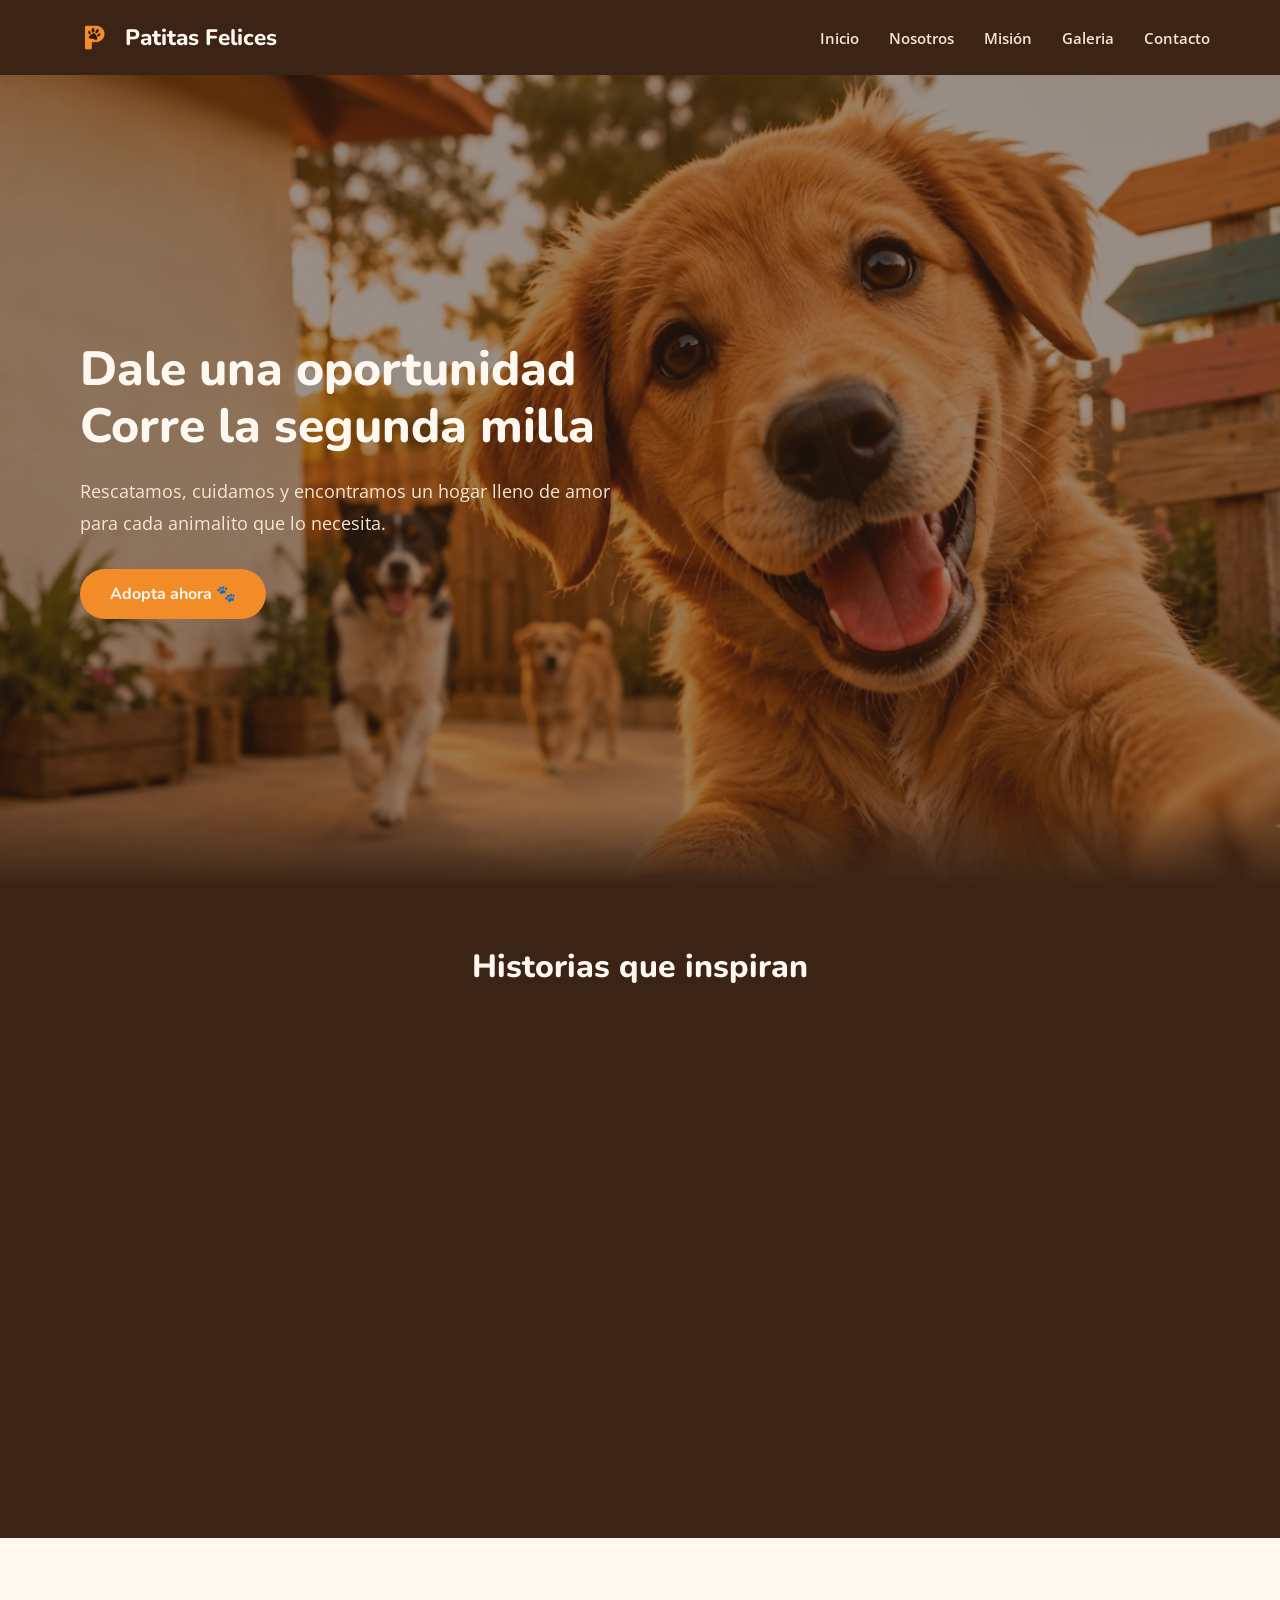
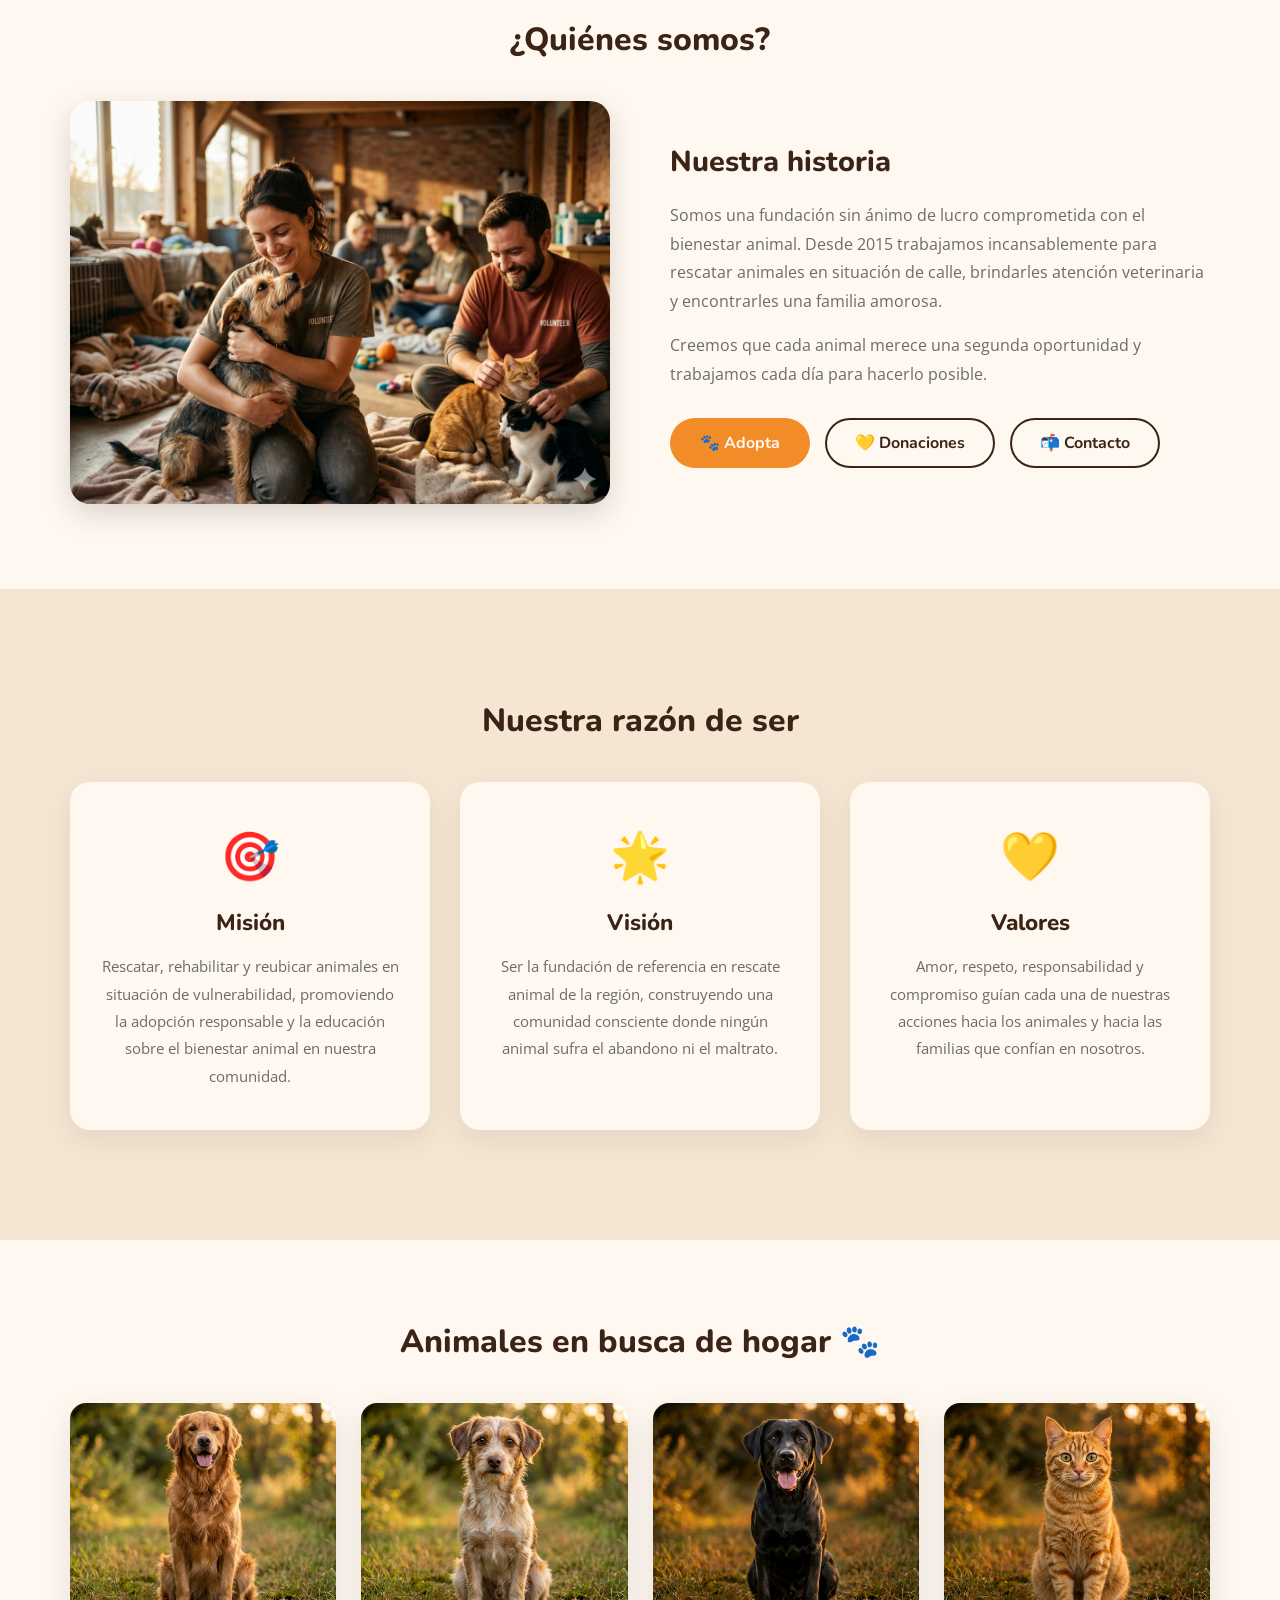
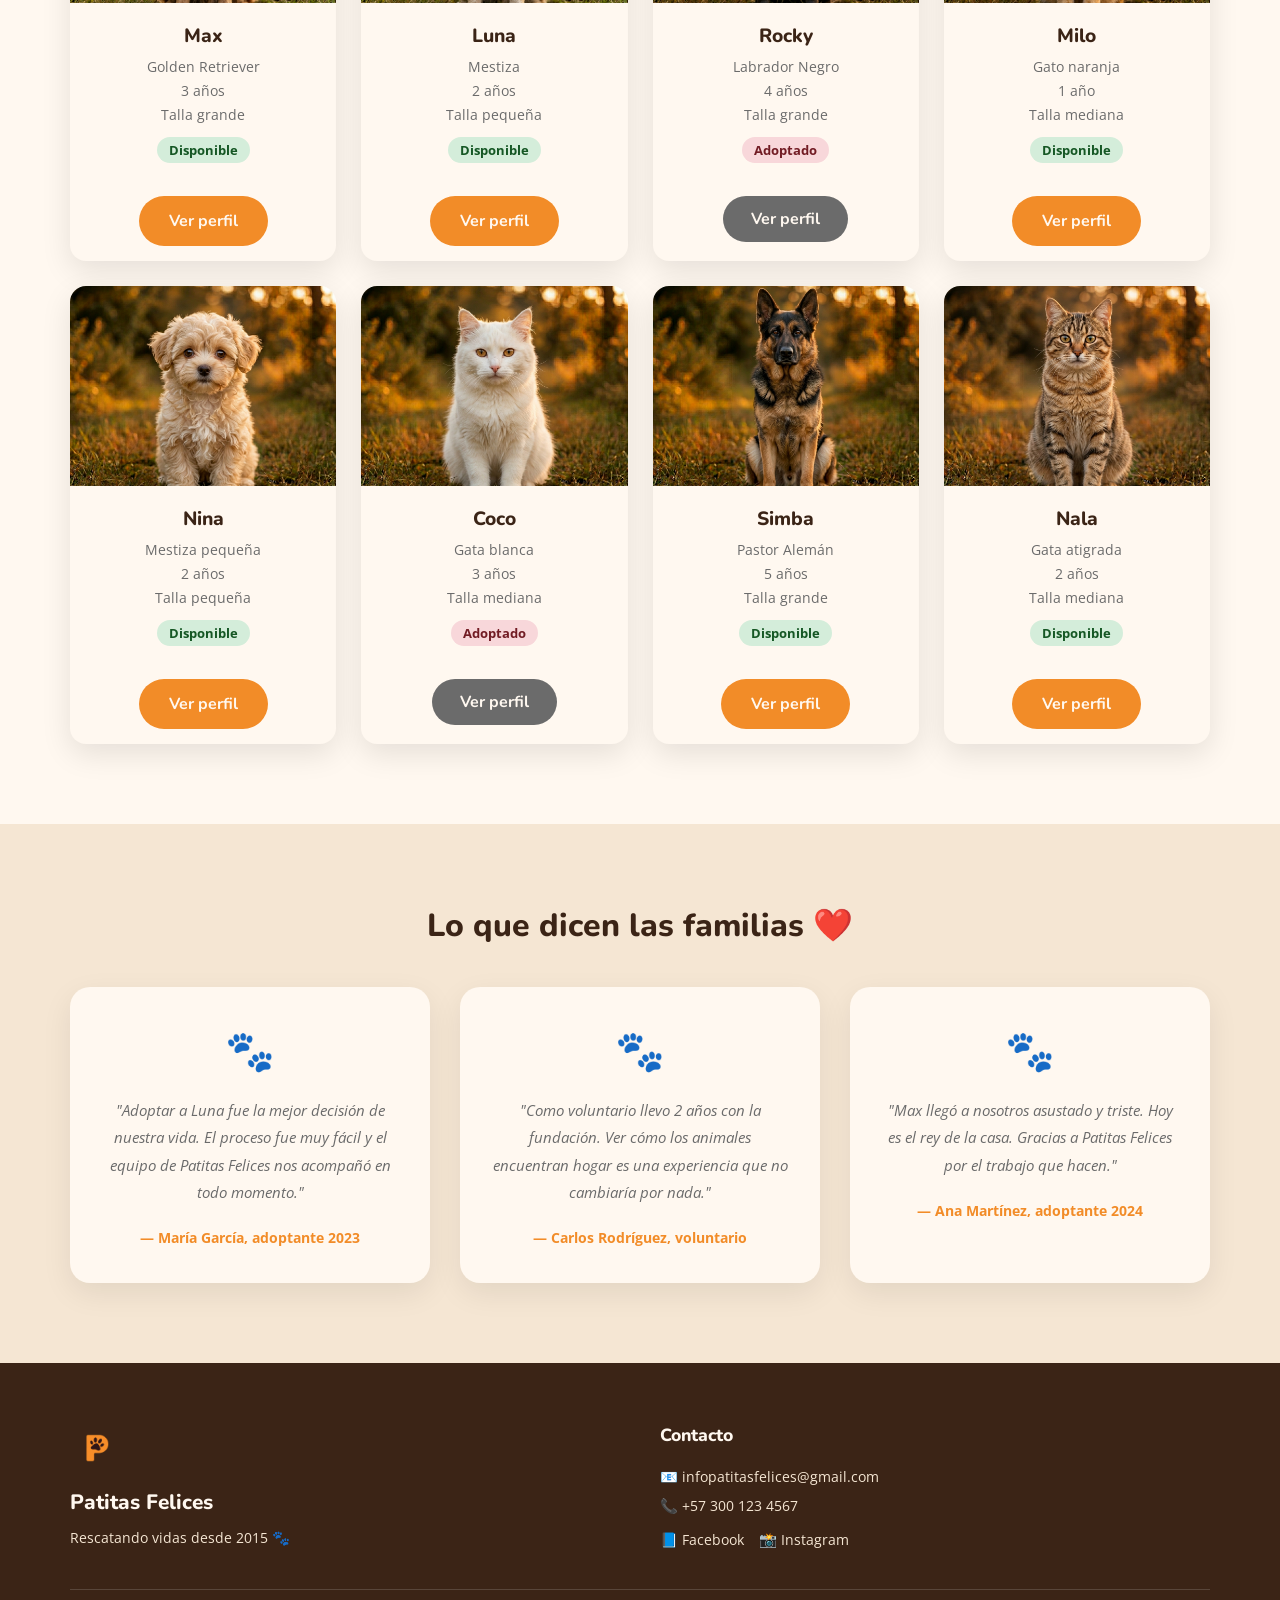
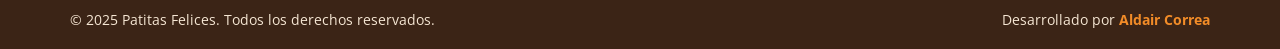
<file: index.html>
<!DOCTYPE html>
<html lang="es">
<head>
    <meta charset="UTF-8">
    <meta name="viewport" content="width=device-width, initial-scale=1.0">
    <title>Patitas</title>
    <link rel="stylesheet" href="/css/style.css">
    <link rel="stylesheet" href="/css/responsive.css">
</head>
<body>
    <header>
        <nav>
            <div class="nav-logo">
                <img src="/assets/logo.png" alt="Patitas Felices">
                <span class="logo-text">Patitas Felices</span>
            </div>
            <ul class="nav-links">
                <li><a href="#inicio">Inicio</a></li>
                <li><a href="#nosotros">Nosotros</a></li>
                <li><a href="#mision-vision">Misión</a></li>
                <li><a href="#galeria">Galeria</a></li>
                <li><a href="./contacto.html">Contacto</a></li>
                
                
            </ul>
        </nav>
    </header>

    <main>
        <!--BANNER PRINCIPAL-->
        <section class="hero" id="inicio">
            <div class="hero-texto">
                <h1>Dale una oportunidad <br>Corre la segunda milla</h1>
                <p>Rescatamos, cuidamos y encontramos un hogar lleno de amor para cada animalito que lo necesita.</p>
                <a href="#galeria"><button class="btn-primary">Adopta ahora 🐾</button></a>
            </div>
        </section>

        <!--CARRUSEL-->
        <section class="carousel">
            <div class="container">

                <h2 class="section-title">
                Historias que inspiran
                </h2>

                <div class="carousel-track">

                    <article class="carousel-slide">

                        <img src="./assets/imag-1.png" alt="Rescate animal">

                        <div class="carousel-caption">
                            <p>Rescatando vidas con amor 🐾</p>
                        </div>

                    </article>

                    <article class="carousel-slide">

                        <img src="./assets/imag-2.png" alt="Voluntarios">

                        <div class="carousel-caption">
                            <p>Nuestros voluntarios en acción ❤️</p>
                        </div>

                    </article>

                    <article class="carousel-slide">

                        <img src="./assets/imag-3.png" alt="Adopción feliz">

                        <div class="carousel-caption">
                            <p>Historias de adopción que inspiran 🏠</p>
                        </div>

                    </article>

                    <article class="carousel-slide">

                        <img src="./assets/imag-4.png" alt="Cuidado veterinario">

                        <div class="carousel-caption">
                            <p>Atención veterinaria con dedicación 🩺</p>
                        </div>

                    </article>

                    <article class="carousel-slide">

                        <img src="./assets/imag-5.png" alt="Gatos rescatados">

                        <div class="carousel-caption">
                            <p>Cada gatito merece un hogar 🐱</p>
                        </div>

                    </article>

                    <article class="carousel-slide">

                        <img src="./assets/imag-6.png" alt="Evento comunitario">

                        <div class="carousel-caption">
                            <p>Unidos por los animales 🌟</p>
                        </div>

                    </article>

                    <article class="carousel-slide">

                        <img src="./assets/imag-7.png" alt="Animales felices">

                        <div class="carousel-caption">
                            <p>Felices y libres gracias a ti 🌈</p>
                        </div>

                    </article>

                </div>

            </div>

        </section>

        <!--RESUMEN FUNDACIÓN-->
        <section class="about" id="nosotros">
            <div class="container">

                <h2 class="section-title">¿Quiénes somos?</h2>
                <div class="about-content">

                        <div class="about-imagen">
                            <img src="./assets/about.png" alt="Voluntarios Patitas Felices">
                        </div>

                        <div class="about-texto">
                            <h3>Nuestra historia</h3>
                            <p>Somos una fundación sin ánimo de lucro comprometida con el bienestar animal. Desde 2015 trabajamos incansablemente para rescatar animales en situación de calle, brindarles atención veterinaria y encontrarles una familia amorosa.</p>
                            <p>Creemos que cada animal merece una segunda oportunidad y trabajamos cada día para hacerlo posible.</p>

                            <div class="about-botones">
                                <a href="#galeria"><button class="btn-primary">🐾 Adopta</button></a>
                                <a href="#donaciones"><button class="btn-outline">💛 Donaciones</button></a>
                                <a href="./contacto.html"><button class="btn-outline">📬 Contacto</button></a>
                            </div>

                        </div>

                </div>

            </div>
        </section>

                <!-- MISIÓN Y VISIÓN -->
        <section class="mission-vision" id="mision-vision">
            <div class="container">

                <h2 class="section-title">Nuestra razón de ser</h2>

                <div class="mv-content">

                    <article class="mv-card">
                        <span class="mv-icono">🎯</span>
                        <h3>Misión</h3>
                        <p>Rescatar, rehabilitar y reubicar animales en situación de vulnerabilidad, promoviendo la adopción responsable y la educación sobre el bienestar animal en nuestra comunidad.</p>
                    </article>

                    <article class="mv-card">
                        <span class="mv-icono">🌟</span>
                        <h3>Visión</h3>
                        <p>Ser la fundación de referencia en rescate animal de la región, construyendo una comunidad consciente donde ningún animal sufra el abandono ni el maltrato.</p>
                    </article>

                    <article class="mv-card">
                        <span class="mv-icono">💛</span>
                        <h3>Valores</h3>
                        <p>Amor, respeto, responsabilidad y compromiso guían cada una de nuestras acciones hacia los animales y hacia las familias que confían en nosotros.</p>
                    </article>

                </div>

            </div>
        </section>

        <!-- GALERÍA / ANIMALES DISPONIBLES -->
        <section class="gallery" id="galeria">
            <div class="container">

                <h2 class="section-title">Animales en busca de hogar 🐾</h2>

                <div class="gallery-grid">

                    <article class="animal-card">
                        <img src="./animals/imagen/Max.png" alt="Max">
                        <div class="animal-info">
                            <h3>Max</h3>
                            <p>Golden Retriever</p>
                            <p>3 años</p>
                            <p> Talla grande</p>
                            <span class="estado disponible">Disponible</span>
                        </div>
                        <a href="./animals/max.html"><button class="btn-primary">Ver perfil</button></a>
                    </article>

                    <article class="animal-card">
                        <img src="./animals/imagen/luna.png" alt="Luna">
                        <div class="animal-info">
                            <h3>Luna</h3>
                            <p> Mestiza</p>
                            <p> 2 años</p>
                            <p> Talla pequeña</p>
                            <span class="estado disponible">Disponible</span>
                        </div>
                        <a href="./animals/luna.html"><button class="btn-primary">Ver perfil</button></a>
                    </article>

                    <article class="animal-card">
                        <img src="./animals/imagen/rocky.png" alt="Rocky">
                        <div class="animal-info">
                            <h3>Rocky</h3>
                            <p> Labrador Negro</p>
                            <p>4 años</p>
                            <p> Talla grande</p>
                            <span class="estado adoptado">Adoptado</span>
                        </div>
                        <a href="./animals/rocky.html"><button class="btn-secondary">Ver perfil</button></a>
                    </article>

                    <article class="animal-card">
                        <img src="./animals/imagen/milo.png" alt="Milo">
                        <div class="animal-info">
                            <h3>Milo</h3>
                            <p> Gato naranja</p>
                            <p>1 año</p>
                            <p> Talla mediana</p>
                            <span class="estado disponible">Disponible</span>
                        </div>
                        <a href="./animals/milo.html"><button class="btn-primary">Ver perfil</button></a>
                    </article>

                    <article class="animal-card">
                        <img src="./animals/imagen/mina.png" alt="Nina">
                        <div class="animal-info">
                            <h3>Nina</h3>
                            <p> Mestiza pequeña</p>
                            <p>2 años</p>
                            <p> Talla pequeña</p>
                            <span class="estado disponible">Disponible</span>
                        </div>
                        <a href="./animals/nina.html"><button class="btn-primary">Ver perfil</button></a>
                    </article>

                    <article class="animal-card">
                        <img src="./animals/imagen/coco.png" alt="Coco">
                        <div class="animal-info">
                            <h3>Coco</h3>
                            <p> Gata blanca</p>
                            <p> 3 años</p>
                            <p> Talla mediana</p>
                            <span class="estado adoptado">Adoptado</span>
                        </div>
                        <a href="./animals/coco.html"><button class="btn-secondary">Ver perfil</button></a>
                    </article>

                    <article class="animal-card">
                        <img src="./animals/imagen/simba.png" alt="Simba">
                        <div class="animal-info">
                            <h3>Simba</h3>
                            <p> Pastor Alemán</p>
                            <p> 5 años</p>
                            <p> Talla grande</p>
                            <span class="estado disponible">Disponible</span>
                        </div>
                        <a href="./animals/simba.html"><button class="btn-primary">Ver perfil</button></a>
                    </article>

                    <article class="animal-card">
                        <img src="./animals/imagen/Nala.png" alt="Nala">
                        <div class="animal-info">
                            <h3>Nala</h3>
                            <p> Gata atigrada</p>
                            <p>2 años</p>
                            <p> Talla mediana</p>
                            <span class="estado disponible">Disponible</span>
                        </div>
                        <a href="./animals/nala.html"><button class="btn-primary">Ver perfil</button></a>
                    </article>

                </div>

            </div>
        </section>

        <!-- TESTIMONIOS -->
        <section class="testimonials">
            <div class="container">

                <h2 class="section-title">Lo que dicen las familias ❤️</h2>

                <div class="testimonials-grid">

                    <article class="testimonial-card">
                        <span class="testimonial-icono">🐾</span>
                        <p>"Adoptar a Luna fue la mejor decisión de nuestra vida. El proceso fue muy fácil y el equipo de Patitas Felices nos acompañó en todo momento."</p>
                        <span class="testimonial-autor">— María García, adoptante 2023</span>
                    </article>

                    <article class="testimonial-card">
                        <span class="testimonial-icono">🐾</span>
                        <p>"Como voluntario llevo 2 años con la fundación. Ver cómo los animales encuentran hogar es una experiencia que no cambiaría por nada."</p>
                        <span class="testimonial-autor">— Carlos Rodríguez, voluntario</span>
                    </article>

                    <article class="testimonial-card">
                        <span class="testimonial-icono">🐾</span>
                        <p>"Max llegó a nosotros asustado y triste. Hoy es el rey de la casa. Gracias a Patitas Felices por el trabajo que hacen."</p>
                        <span class="testimonial-autor">— Ana Martínez, adoptante 2024</span>
                    </article>

                </div>

            </div>
        </section>


    </main>

        <!-- FOOTER -->
    <footer>
        <div class="container">

            <div class="footer-container">

                <div class="footer-brand">
                    <img src="./assets/logo.png" alt="Patitas Felices">
                    <span class="logo-text">Patitas Felices</span>
                    <p>Rescatando vidas desde 2015 🐾</p>
                </div>

                <div class="footer-contacto">
                    <h4>Contacto</h4>
                    <p>📧 infopatitasfelices@gmail.com</p>
                    <p>📞 +57 300 123 4567</p>
                    <div class="footer-social">
                        <a href="#">📘 Facebook</a>
                        <a href="#">📸 Instagram</a>
                    </div>
                </div>

            </div>

            <div class="footer-bottom">
                <p>&copy; 2025 Patitas Felices. Todos los derechos reservados.</p>
                <p>Desarrollado por <a href="#">Aldair Correa</a></p>
            </div>

        </div>
    </footer>

</body>
</html>
</file>
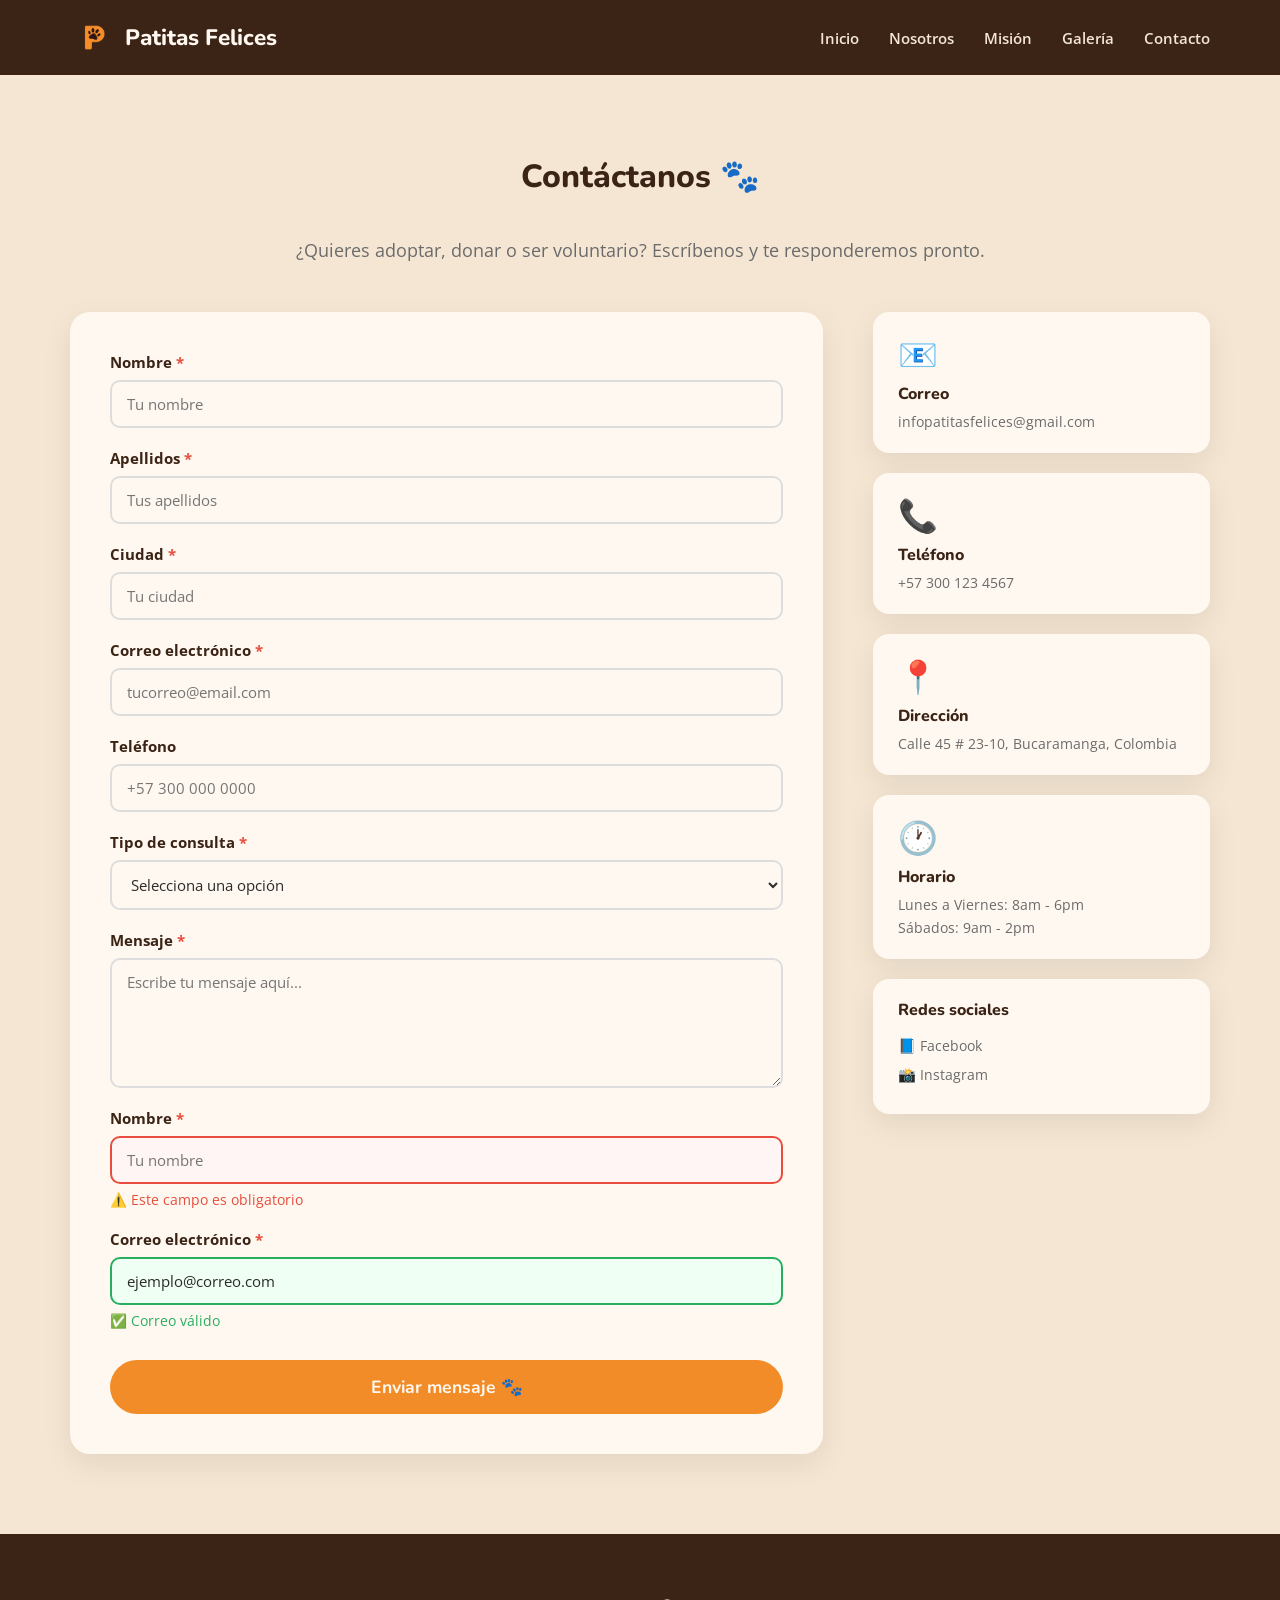
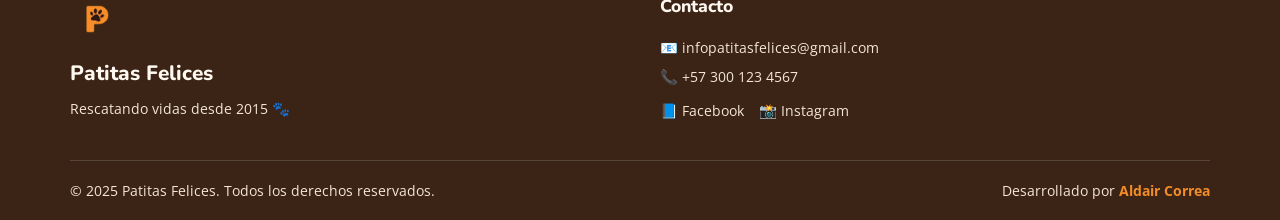
<file: contacto.html>
<!DOCTYPE html>
<html lang="es">
<head>
    <meta charset="UTF-8">
    <meta name="viewport" content="width=device-width, initial-scale=1.0">
    <title>Contacto | Patitas Felices</title>
    <link rel="stylesheet" href="./css/style.css">
    <link rel="stylesheet" href="./css/responsive.css">
</head>
<body>

    <!-- HEADER / NAV -->
    <header>
        <nav>
            <div class="nav-logo">
                <img src="./assets/logo.png" alt="Patitas Felices">
                <span class="logo-text">Patitas Felices</span>
            </div>
            <ul class="nav-links">
                <li><a href="./index.html">Inicio</a></li>
                <li><a href="./index.html#nosotros">Nosotros</a></li>
                <li><a href="./index.html#mision-vision">Misión</a></li>
                <li><a href="./index.html#galeria">Galería</a></li>
                <li><a href="./contacto.html">Contacto</a></li>
            </ul>
        </nav>
    </header>

    <main>

        <!-- CONTACTO -->
        <section class="contacto">
            <div class="container">

                <h2 class="section-title">Contáctanos 🐾</h2>
                <p class="contacto-subtitulo">¿Quieres adoptar, donar o ser voluntario? Escríbenos y te responderemos pronto.</p>

                <div class="contacto-content">

                    <!-- FORMULARIO -->
                    <div class="contacto-form">

                        <form action="" method="">

                            <div class="form-grupo">
                                <label for="nombre">Nombre <span class="obligatorio">*</span></label>
                                <input type="text" id="nombre" name="nombre" placeholder="Tu nombre" required>
                            </div>

                            <div class="form-grupo">
                                <label for="apellidos">Apellidos <span class="obligatorio">*</span></label>
                                <input type="text" id="apellidos" name="apellidos" placeholder="Tus apellidos" required>
                            </div>

                            <div class="form-grupo">
                                <label for="ciudad">Ciudad <span class="obligatorio">*</span></label>
                                <input type="text" id="ciudad" name="ciudad" placeholder="Tu ciudad" required>
                            </div>

                            <div class="form-grupo">
                                <label for="correo">Correo electrónico <span class="obligatorio">*</span></label>
                                <input type="email" id="correo" name="correo" placeholder="tucorreo@email.com" required>
                            </div>

                            <div class="form-grupo">
                                <label for="telefono">Teléfono</label>
                                <input type="tel" id="telefono" name="telefono" placeholder="+57 300 000 0000">
                            </div>

                            <div class="form-grupo">
                                <label for="consulta">Tipo de consulta <span class="obligatorio">*</span></label>
                                <select id="consulta" name="consulta" required>
                                    <option value="" disabled selected>Selecciona una opción</option>
                                    <option value="adopcion">Adopción</option>
                                    <option value="donacion">Donación</option>
                                    <option value="voluntariado">Voluntariado</option>
                                    <option value="informacion">Información general</option>
                                    <option value="otro">Otro</option>
                                </select>
                            </div>

                            <div class="form-grupo">
                                <label for="mensaje">Mensaje <span class="obligatorio">*</span></label>
                                <textarea id="mensaje" name="mensaje" rows="5" placeholder="Escribe tu mensaje aquí..." required></textarea>
                            </div>

                            <!-- ESTADO ERROR (ejemplo visual) -->
                            <div class="form-grupo error">
                                <label for="nombre-error">Nombre <span class="obligatorio">*</span></label>
                                <input type="text" id="nombre-error" placeholder="Tu nombre">
                                <span class="mensaje-error">⚠️ Este campo es obligatorio</span>
                            </div>

                            <!-- ESTADO SUCCESS (ejemplo visual) -->
                            <div class="form-grupo success">
                                <label for="correo-success">Correo electrónico <span class="obligatorio">*</span></label>
                                <input type="email" id="correo-success" value="ejemplo@correo.com">
                                <span class="mensaje-success">✅ Correo válido</span>
                            </div>

                            <input type="submit" value="Enviar mensaje 🐾" class="btn-submit">

                        </form>

                    </div>

                    <!-- INFORMACIÓN DE CONTACTO -->
                    <div class="contacto-info">

                        <article class="info-card">
                            <span>📧</span>
                            <h3>Correo</h3>
                            <p>infopatitasfelices@gmail.com</p>
                        </article>

                        <article class="info-card">
                            <span>📞</span>
                            <h3>Teléfono</h3>
                            <p>+57 300 123 4567</p>
                        </article>

                        <article class="info-card">
                            <span>📍</span>
                            <h3>Dirección</h3>
                            <p>Calle 45 # 23-10, Bucaramanga, Colombia</p>
                        </article>

                        <article class="info-card">
                            <span>🕐</span>
                            <h3>Horario</h3>
                            <p>Lunes a Viernes: 8am - 6pm<br>Sábados: 9am - 2pm</p>
                        </article>

                        <div class="contacto-social">
                            <h3>Redes sociales</h3>
                            <a href="#">📘 Facebook</a>
                            <a href="#">📸 Instagram</a>
                        
                        </div>

                    </div>

                </div>

            </div>
        </section>

    </main>

    <!-- FOOTER -->
    <footer>
        <div class="container">

            <div class="footer-container">

                <div class="footer-brand">
                    <img src="./assets/logo.png" alt="Patitas Felices">
                    <span class="logo-text">Patitas Felices</span>
                    <p>Rescatando vidas desde 2015 🐾</p>
                </div>

                <div class="footer-contacto">
                    <h4>Contacto</h4>
                    <p>📧 infopatitasfelices@gmail.com</p>
                    <p>📞 +57 300 123 4567</p>
                    <div class="footer-social">
                        <a href="#">📘 Facebook</a>
                        <a href="#">📸 Instagram</a>
                    </div>
                </div>

            </div>

            <div class="footer-bottom">
                <p>&copy; 2025 Patitas Felices. Todos los derechos reservados.</p>
                <p>Desarrollado por <a href="#">Aldair Correa</a></p>
            </div>

        </div>
    </footer>

</body>
</html>
</file>
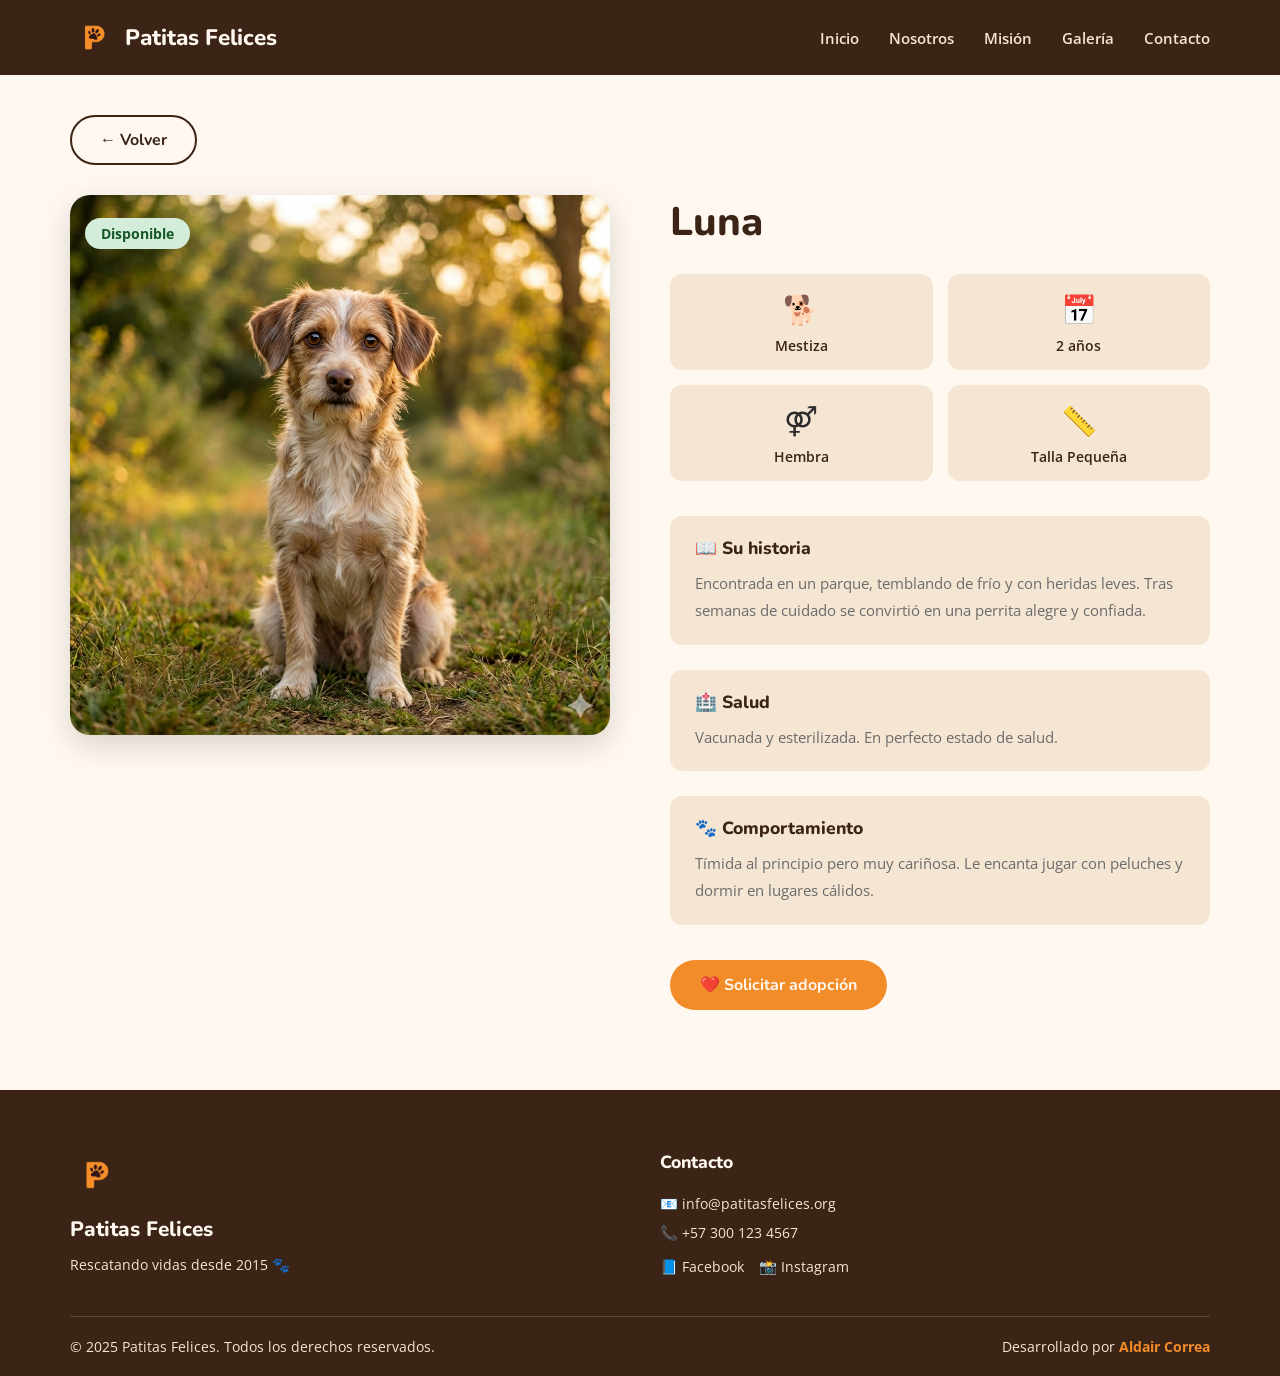
<file: animals/luna.html>
<!DOCTYPE html>
<html lang="es">
<head>
    <meta charset="UTF-8">
    <meta name="viewport" content="width=device-width, initial-scale=1.0">
    <title>Luna | Patitas Felices</title>
    <link rel="stylesheet" href="./animales.css">
    <link rel="stylesheet" href="../css/responsive.css">
    <link rel="stylesheet" href="../css/style.css">
</head>
<body>

    <!-- HEADER / NAV -->
    <header>
        <nav>
            <div class="nav-logo">
                <img src="../assets/logo.png" alt="Patitas Felices">
                <span class="logo-text">Patitas Felices</span>
            </div>
            <ul class="nav-links">
                <li><a href="../index.html">Inicio</a></li>
                <li><a href="../index.html#nosotros">Nosotros</a></li>
                <li><a href="../index.html#mision-vision">Misión</a></li>
                <li><a href="../index.html#galeria">Galería</a></li>
                <li><a href="../contacto.html">Contacto</a></li>
            </ul>
        </nav>
    </header>

    <main>

        <!-- PERFIL ANIMAL -->
        <section class="animal-perfil">
            <div class="container">

                <a href="../index.html#galeria">
                    <button class="btn-outline">← Volver</button>
                </a>

                <div class="perfil-content">

                    <!-- FOTO GRANDE -->
                    <div class="perfil-imagen">
                        <img src="../animals/imagen/luna.png" alt="Max">
                        <span class="estado disponible">Disponible</span>
                    </div>

                    <!-- INFORMACIÓN -->
                    <div class="perfil-info">

                        <h1>Luna</h1>

                        <div class="perfil-caracteristicas">
                            <article class="caracteristica">
                                <span>🐕</span>
                                <p>Mestiza</p>
                            </article>
                            <article class="caracteristica">
                                <span>📅</span>
                                <p>2 años</p>
                            </article>
                            <article class="caracteristica">
                                <span>⚤</span>
                                <p>Hembra</p>
                            </article>
                            <article class="caracteristica">
                                <span>📏</span>
                                <p>Talla Pequeña</p>
                            </article>
                        </div>

                        <div class="perfil-descripcion">

                            <article class="perfil-seccion">
                                <h3>📖 Su historia</h3>
                                <p> Encontrada en un parque, temblando de frío y con heridas leves. Tras semanas de cuidado se convirtió en una perrita alegre y confiada.</p>
                            </article>

                            <article class="perfil-seccion">
                                <h3>🏥 Salud</h3>
                                <p>Vacunada y esterilizada. En perfecto estado de salud.</p>
                            </article>

                            <article class="perfil-seccion">
                                <h3>🐾 Comportamiento</h3>
                                <p>Tímida al principio pero muy cariñosa. Le encanta jugar con peluches y dormir en lugares cálidos.</p>
                            </article>

                        </div>

                        <a href="../contacto.html">
                            <button class="btn-primary">❤️ Solicitar adopción</button>
                        </a>

                    </div>

                </div>

            </div>
        </section>

    </main>

    <!-- FOOTER -->
    <footer>
        <div class="container">

            <div class="footer-container">

                <div class="footer-brand">
                    <img src="../assets/logo.png" alt="Patitas Felices">
                    <span class="logo-text">Patitas Felices</span>
                    <p>Rescatando vidas desde 2015 🐾</p>
                </div>

                <div class="footer-contacto">
                    <h4>Contacto</h4>
                    <p>📧 info@patitasfelices.org</p>
                    <p>📞 +57 300 123 4567</p>
                    <div class="footer-social">
                        <a href="#">📘 Facebook</a>
                        <a href="#">📸 Instagram</a>
                    </div>
                </div>

            </div>

            <div class="footer-bottom">
                <p>&copy; 2025 Patitas Felices. Todos los derechos reservados.</p>
                <p>Desarrollado por <a href="#">Aldair Correa</a></p>
            </div>

        </div>
    </footer>

</body>
</html>
</file>
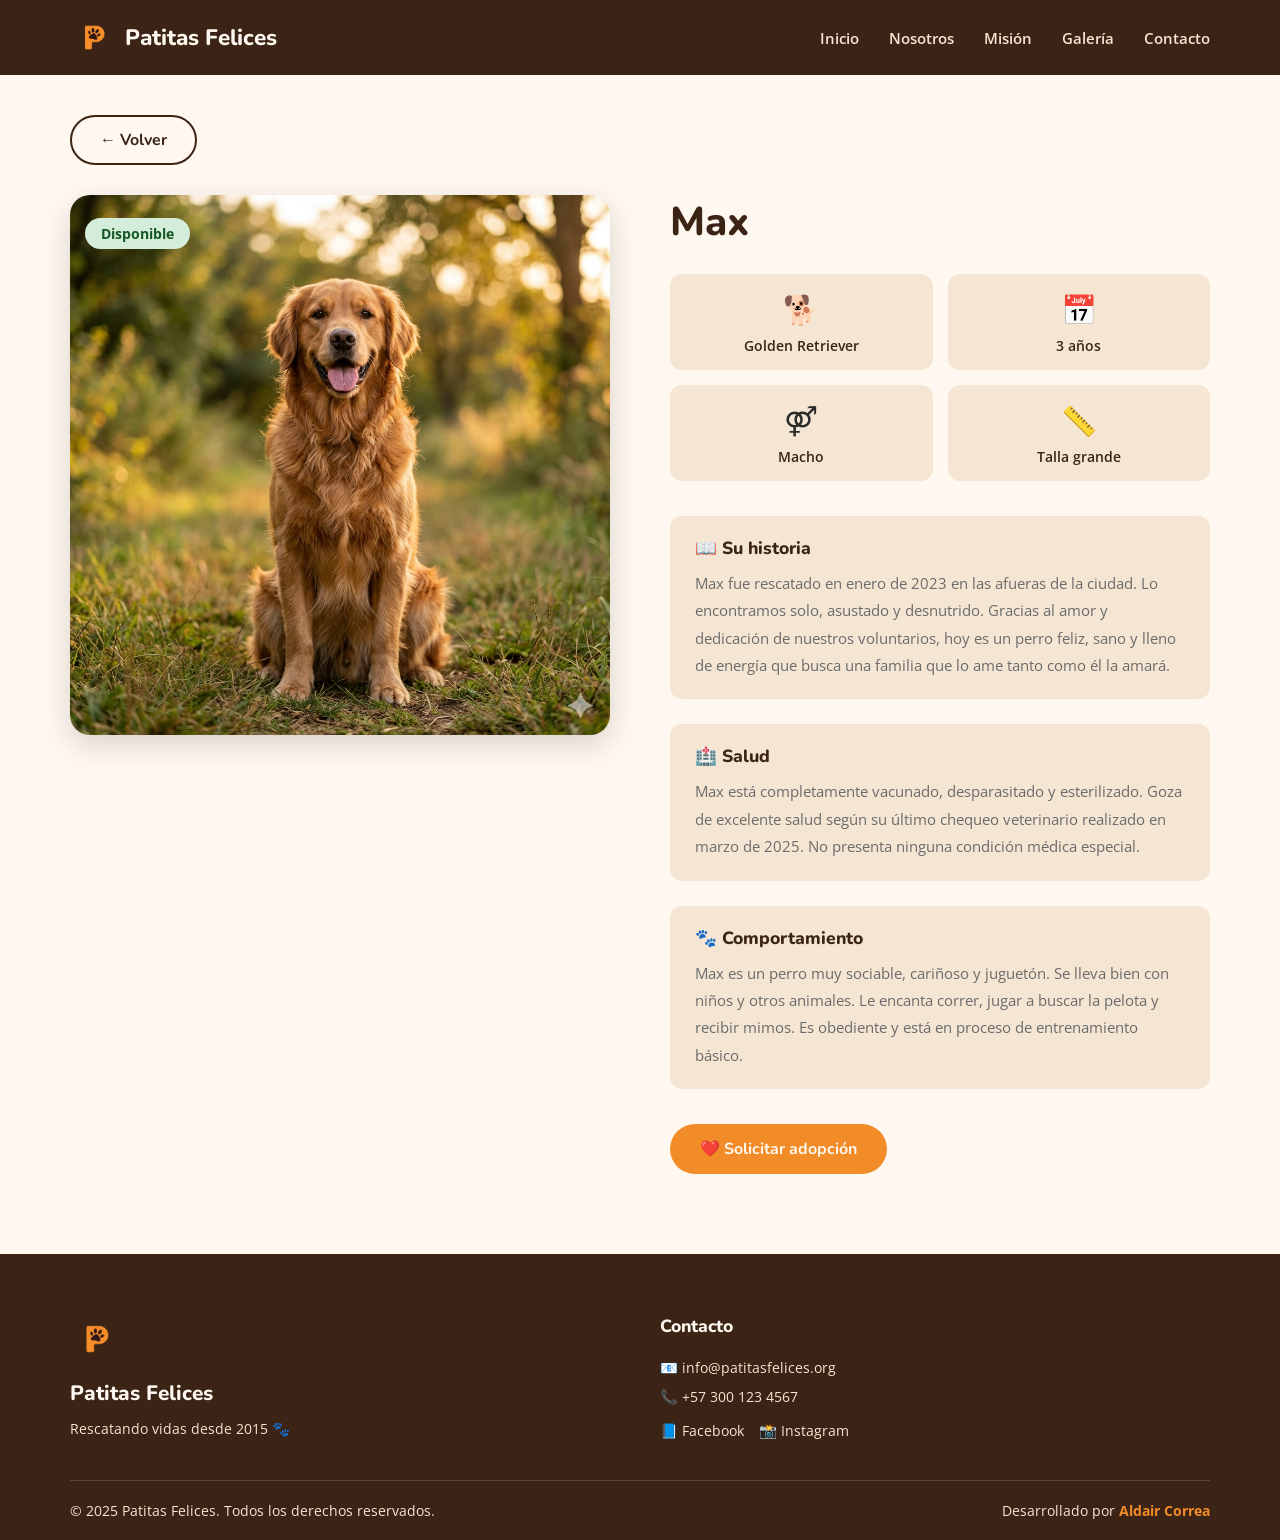
<file: animals/max.html>
<!DOCTYPE html>
<html lang="es">
<head>
    <meta charset="UTF-8">
    <meta name="viewport" content="width=device-width, initial-scale=1.0">
    <title>Max | Patitas Felices</title>
    <link rel="stylesheet" href="./animales.css">
    <link rel="stylesheet" href="../css/responsive.css">
    <link rel="stylesheet" href="../css/style.css">
</head>
<body>

    <!-- HEADER / NAV -->
    <header>
        <nav>
            <div class="nav-logo">
                <img src="../assets/logo.png" alt="Patitas Felices">
                <span class="logo-text">Patitas Felices</span>
            </div>
            <ul class="nav-links">
                <li><a href="../index.html">Inicio</a></li>
                <li><a href="../index.html#nosotros">Nosotros</a></li>
                <li><a href="../index.html#mision-vision">Misión</a></li>
                <li><a href="../index.html#galeria">Galería</a></li>
                <li><a href="../contacto.html">Contacto</a></li>
            </ul>
        </nav>
    </header>

    <main>

        <!-- PERFIL ANIMAL -->
        <section class="animal-perfil">
            <div class="container">

                <a href="../index.html#galeria">
                    <button class="btn-outline">← Volver</button>
                </a>

                <div class="perfil-content">

                    <!-- FOTO GRANDE -->
                    <div class="perfil-imagen">
                        <img src="../animals/imagen/Max.png" alt="Max">
                        <span class="estado disponible">Disponible</span>
                    </div>

                    <!-- INFORMACIÓN -->
                    <div class="perfil-info">

                        <h1>Max</h1>

                        <div class="perfil-caracteristicas">
                            <article class="caracteristica">
                                <span>🐕</span>
                                <p>Golden Retriever</p>
                            </article>
                            <article class="caracteristica">
                                <span>📅</span>
                                <p>3 años</p>
                            </article>
                            <article class="caracteristica">
                                <span>⚤</span>
                                <p>Macho</p>
                            </article>
                            <article class="caracteristica">
                                <span>📏</span>
                                <p>Talla grande</p>
                            </article>
                        </div>

                        <div class="perfil-descripcion">

                            <article class="perfil-seccion">
                                <h3>📖 Su historia</h3>
                                <p>Max fue rescatado en enero de 2023 en las afueras de la ciudad. Lo encontramos solo, asustado y desnutrido. Gracias al amor y dedicación de nuestros voluntarios, hoy es un perro feliz, sano y lleno de energía que busca una familia que lo ame tanto como él la amará.</p>
                            </article>

                            <article class="perfil-seccion">
                                <h3>🏥 Salud</h3>
                                <p>Max está completamente vacunado, desparasitado y esterilizado. Goza de excelente salud según su último chequeo veterinario realizado en marzo de 2025. No presenta ninguna condición médica especial.</p>
                            </article>

                            <article class="perfil-seccion">
                                <h3>🐾 Comportamiento</h3>
                                <p>Max es un perro muy sociable, cariñoso y juguetón. Se lleva bien con niños y otros animales. Le encanta correr, jugar a buscar la pelota y recibir mimos. Es obediente y está en proceso de entrenamiento básico.</p>
                            </article>

                        </div>

                        <a href="../contacto.html">
                            <button class="btn-primary">❤️ Solicitar adopción</button>
                        </a>

                    </div>

                </div>

            </div>
        </section>

    </main>

    <!-- FOOTER -->
    <footer>
        <div class="container">

            <div class="footer-container">

                <div class="footer-brand">
                    <img src="../assets/logo.png" alt="Patitas Felices">
                    <span class="logo-text">Patitas Felices</span>
                    <p>Rescatando vidas desde 2015 🐾</p>
                </div>

                <div class="footer-contacto">
                    <h4>Contacto</h4>
                    <p>📧 info@patitasfelices.org</p>
                    <p>📞 +57 300 123 4567</p>
                    <div class="footer-social">
                        <a href="#">📘 Facebook</a>
                        <a href="#">📸 Instagram</a>
                    </div>
                </div>

            </div>

            <div class="footer-bottom">
                <p>&copy; 2025 Patitas Felices. Todos los derechos reservados.</p>
                <p>Desarrollado por <a href="#">Aldair Correa</a></p>
            </div>

        </div>
    </footer>

</body>
</html>
</file>
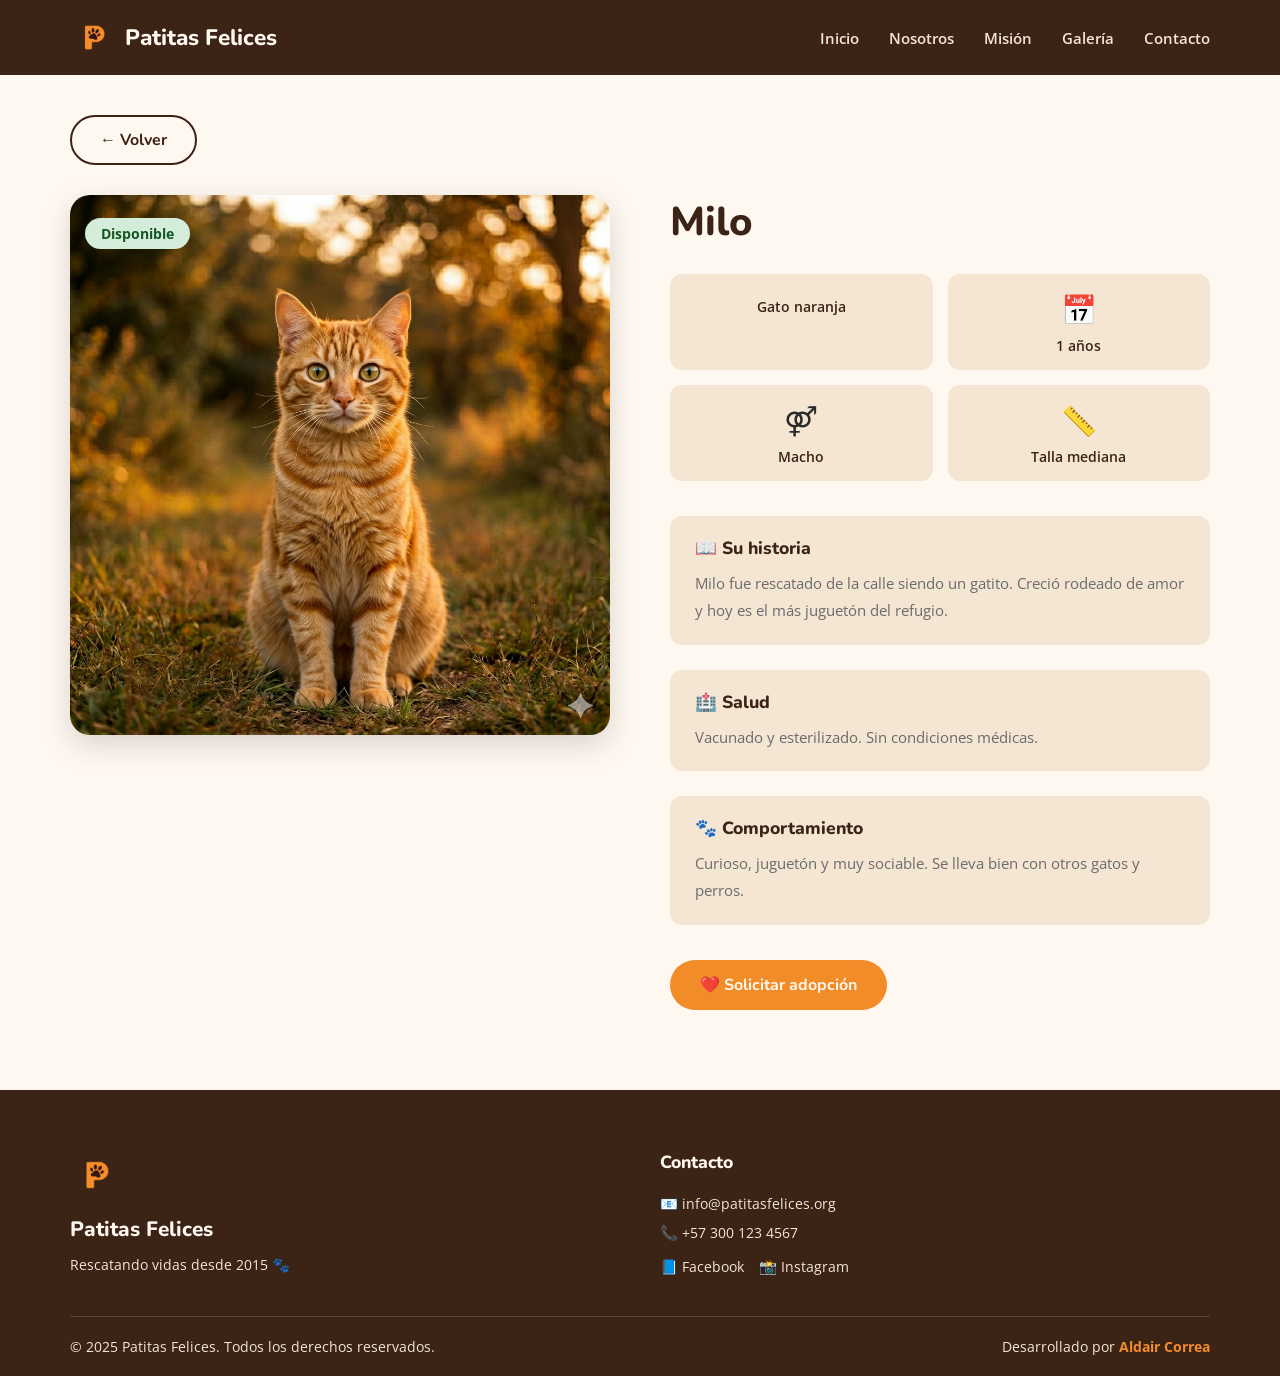
<file: animals/milo.html>
<!DOCTYPE html>
<html lang="es">
<head>
    <meta charset="UTF-8">
    <meta name="viewport" content="width=device-width, initial-scale=1.0">
    <title>Milo | Patitas Felices</title>
    <link rel="stylesheet" href="./animales.css">
    <link rel="stylesheet" href="../css/responsive.css">
    <link rel="stylesheet" href="../css/style.css">
</head>
<body>

    <!-- HEADER / NAV -->
    <header>
        <nav>
            <div class="nav-logo">
                <img src="../assets/logo.png" alt="Patitas Felices">
                <span class="logo-text">Patitas Felices</span>
            </div>
            <ul class="nav-links">
                <li><a href="../index.html">Inicio</a></li>
                <li><a href="../index.html#nosotros">Nosotros</a></li>
                <li><a href="../index.html#mision-vision">Misión</a></li>
                <li><a href="../index.html#galeria">Galería</a></li>
                <li><a href="../contacto.html">Contacto</a></li>
            </ul>
        </nav>
    </header>

    <main>

        <!-- PERFIL ANIMAL -->
        <section class="animal-perfil">
            <div class="container">

                <a href="../index.html#galeria">
                    <button class="btn-outline">← Volver</button>
                </a>

                <div class="perfil-content">

                    <!-- FOTO GRANDE -->
                    <div class="perfil-imagen">
                        <img src="../animals/imagen/milo.png" alt="Milo">
                        <span class="estado disponible">Disponible</span>
                    </div>

                    <!-- INFORMACIÓN -->
                    <div class="perfil-info">

                        <h1>Milo</h1>

                        <div class="perfil-caracteristicas">
                            <article class="caracteristica">
                                <span></span>
                                <p>Gato naranja</p>
                            </article>
                            <article class="caracteristica">
                                <span>📅</span>
                                <p>1 años</p>
                            </article>
                            <article class="caracteristica">
                                <span>⚤</span>
                                <p>Macho</p>
                            </article>
                            <article class="caracteristica">
                                <span>📏</span>
                                <p>Talla mediana</p>
                            </article>
                        </div>

                        <div class="perfil-descripcion">

                            <article class="perfil-seccion">
                                <h3>📖 Su historia</h3>
                                <p> Milo fue rescatado de la calle siendo un gatito. Creció rodeado de amor y hoy es el más juguetón del refugio.</p>
                            </article>

                            <article class="perfil-seccion">
                                <h3>🏥 Salud</h3>
                                <p>Vacunado y esterilizado. Sin condiciones médicas.</p>
                            </article>

                            <article class="perfil-seccion">
                                <h3>🐾 Comportamiento</h3>
                                <p>Curioso, juguetón y muy sociable. Se lleva bien con otros gatos y perros.</p>
                            </article>

                        </div>

                        <a href="../contacto.html">
                            <button class="btn-primary">❤️ Solicitar adopción</button>
                        </a>

                    </div>

                </div>

            </div>
        </section>

    </main>

    <!-- FOOTER -->
    <footer>
        <div class="container">

            <div class="footer-container">

                <div class="footer-brand">
                    <img src="../assets/logo.png" alt="Patitas Felices">
                    <span class="logo-text">Patitas Felices</span>
                    <p>Rescatando vidas desde 2015 🐾</p>
                </div>

                <div class="footer-contacto">
                    <h4>Contacto</h4>
                    <p>📧 info@patitasfelices.org</p>
                    <p>📞 +57 300 123 4567</p>
                    <div class="footer-social">
                        <a href="#">📘 Facebook</a>
                        <a href="#">📸 Instagram</a>
                    </div>
                </div>

            </div>

            <div class="footer-bottom">
                <p>&copy; 2025 Patitas Felices. Todos los derechos reservados.</p>
                <p>Desarrollado por <a href="#">Aldair Correa</a></p>
            </div>

        </div>
    </footer>

</body>
</html>
</file>
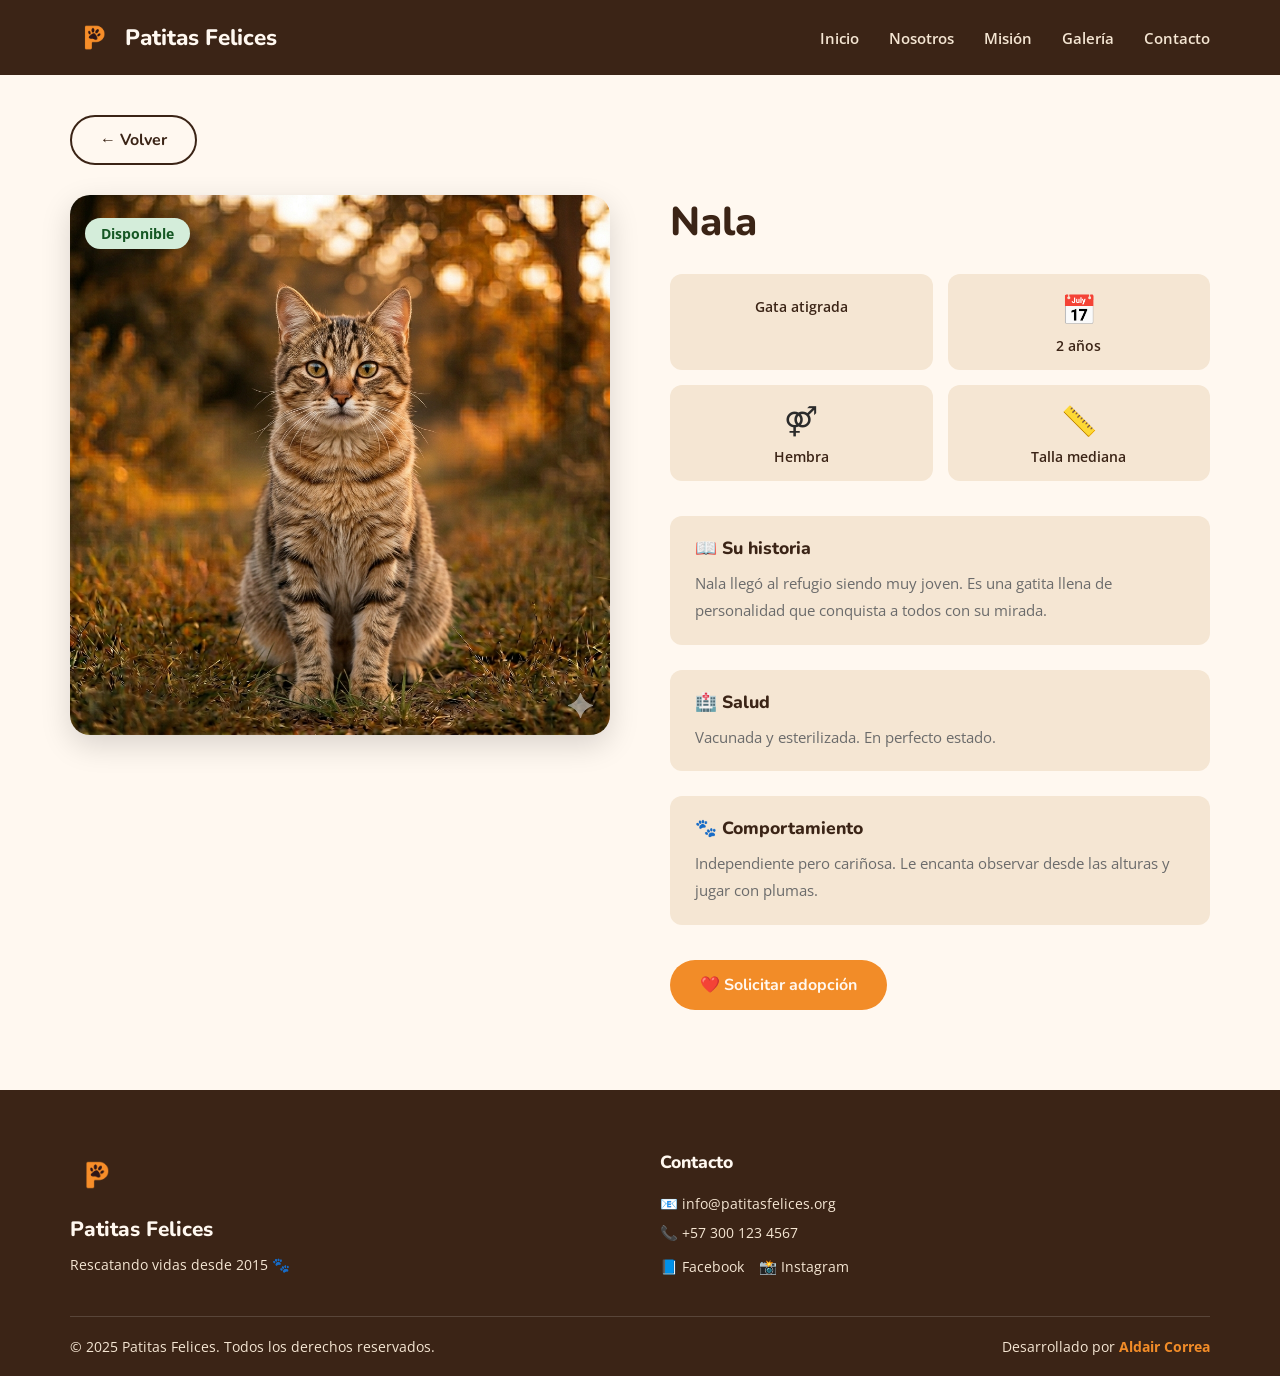
<file: animals/nala.html>
<!DOCTYPE html>
<html lang="es">
<head>
    <meta charset="UTF-8">
    <meta name="viewport" content="width=device-width, initial-scale=1.0">
    <title>Nala | Patitas Felices</title>
    <link rel="stylesheet" href="./animales.css">
    <link rel="stylesheet" href="../css/responsive.css">
    <link rel="stylesheet" href="../css/style.css">
</head>
<body>

    <!-- HEADER / NAV -->
    <header>
        <nav>
            <div class="nav-logo">
                <img src="../assets/logo.png" alt="Patitas Felices">
                <span class="logo-text">Patitas Felices</span>
            </div>
            <ul class="nav-links">
                <li><a href="../index.html">Inicio</a></li>
                <li><a href="../index.html#nosotros">Nosotros</a></li>
                <li><a href="../index.html#mision-vision">Misión</a></li>
                <li><a href="../index.html#galeria">Galería</a></li>
                <li><a href="../contacto.html">Contacto</a></li>
            </ul>
        </nav>
    </header>

    <main>

        <!-- PERFIL ANIMAL -->
        <section class="animal-perfil">
            <div class="container">

                <a href="../index.html#galeria">
                    <button class="btn-outline">← Volver</button>
                </a>

                <div class="perfil-content">

                    <!-- FOTO GRANDE -->
                    <div class="perfil-imagen">
                        <img src="../animals/imagen/Nala.png" alt="Nala">
                        <span class="estado disponible">Disponible</span>
                    </div>

                    <!-- INFORMACIÓN -->
                    <div class="perfil-info">

                        <h1>Nala</h1>

                        <div class="perfil-caracteristicas">
                            <article class="caracteristica">
                                <span></span>
                                <p>Gata atigrada</p>
                            </article>
                            <article class="caracteristica">
                                <span>📅</span>
                                <p>2 años</p>
                            </article>
                            <article class="caracteristica">
                                <span>⚤</span>
                                <p>Hembra</p>
                            </article>
                            <article class="caracteristica">
                                <span>📏</span>
                                <p>Talla mediana</p>
                            </article>
                        </div>

                        <div class="perfil-descripcion">

                            <article class="perfil-seccion">
                                <h3>📖 Su historia</h3>
                                <p>  Nala llegó al refugio siendo muy joven. Es una gatita llena de personalidad que conquista a todos con su mirada.</p>
                            </article>

                            <article class="perfil-seccion">
                                <h3>🏥 Salud</h3>
                                <p>Vacunada y esterilizada. En perfecto estado.</p>
                            </article>

                            <article class="perfil-seccion">
                                <h3>🐾 Comportamiento</h3>
                                <p>Independiente pero cariñosa. Le encanta observar desde las alturas y jugar con plumas.</p>
                            </article>

                        </div>

                        <a href="../contacto.html">
                            <button class="btn-primary">❤️ Solicitar adopción</button>
                        </a>

                    </div>

                </div>

            </div>
        </section>

    </main>

    <!-- FOOTER -->
    <footer>
        <div class="container">

            <div class="footer-container">

                <div class="footer-brand">
                    <img src="../assets/logo.png" alt="Patitas Felices">
                    <span class="logo-text">Patitas Felices</span>
                    <p>Rescatando vidas desde 2015 🐾</p>
                </div>

                <div class="footer-contacto">
                    <h4>Contacto</h4>
                    <p>📧 info@patitasfelices.org</p>
                    <p>📞 +57 300 123 4567</p>
                    <div class="footer-social">
                        <a href="#">📘 Facebook</a>
                        <a href="#">📸 Instagram</a>
                    </div>
                </div>

            </div>

            <div class="footer-bottom">
                <p>&copy; 2025 Patitas Felices. Todos los derechos reservados.</p>
                <p>Desarrollado por <a href="#">Aldair Correa</a></p>
            </div>

        </div>
    </footer>

</body>
</html>
</file>
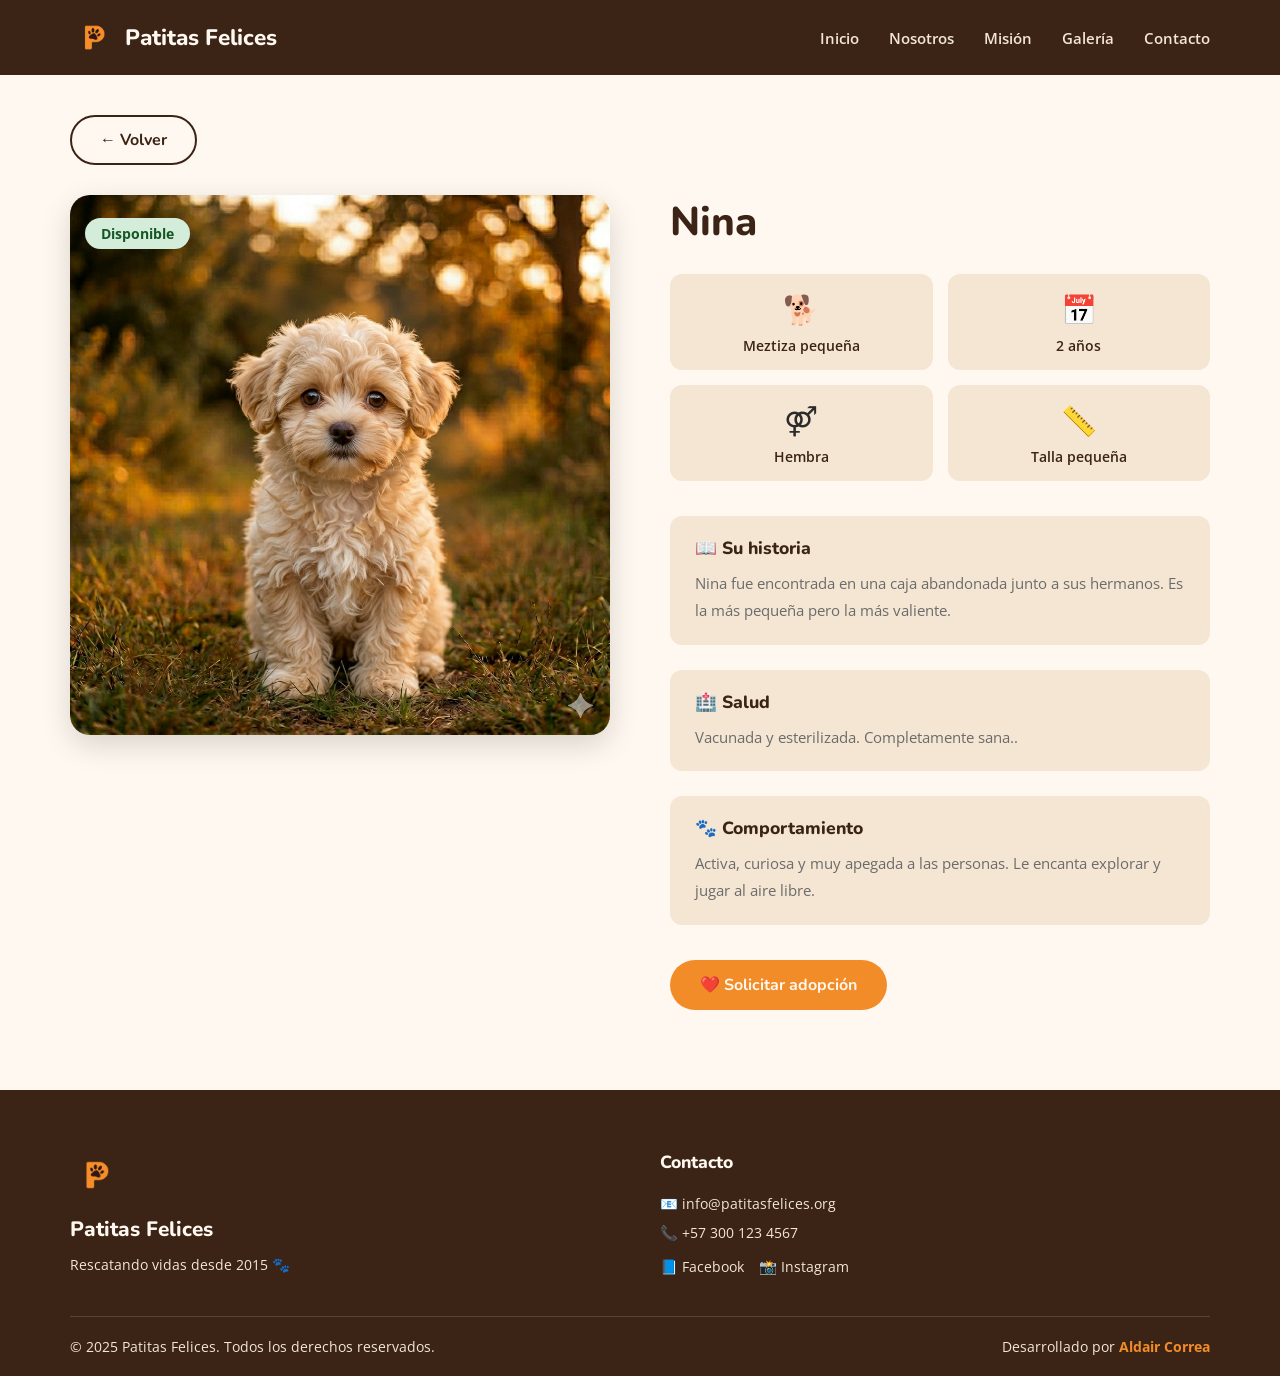
<file: animals/nina.html>
<!DOCTYPE html>
<html lang="es">
<head>
    <meta charset="UTF-8">
    <meta name="viewport" content="width=device-width, initial-scale=1.0">
    <title>Nina | Patitas Felices</title>
    <link rel="stylesheet" href="./animales.css">
    <link rel="stylesheet" href="../css/responsive.css">
    <link rel="stylesheet" href="../css/style.css">
</head>
<body>

    <!-- HEADER / NAV -->
    <header>
        <nav>
            <div class="nav-logo">
                <img src="../assets/logo.png" alt="Patitas Felices">
                <span class="logo-text">Patitas Felices</span>
            </div>
            <ul class="nav-links">
                <li><a href="../index.html">Inicio</a></li>
                <li><a href="../index.html#nosotros">Nosotros</a></li>
                <li><a href="../index.html#mision-vision">Misión</a></li>
                <li><a href="../index.html#galeria">Galería</a></li>
                <li><a href="../contacto.html">Contacto</a></li>
            </ul>
        </nav>
    </header>

    <main>

        <!-- PERFIL ANIMAL -->
        <section class="animal-perfil">
            <div class="container">

                <a href="../index.html#galeria">
                    <button class="btn-outline">← Volver</button>
                </a>

                <div class="perfil-content">

                    <!-- FOTO GRANDE -->
                    <div class="perfil-imagen">
                        <img src="../animals/imagen/mina.png" alt="Nina">
                        <span class="estado disponible">Disponible</span>
                    </div>

                    <!-- INFORMACIÓN -->
                    <div class="perfil-info">

                        <h1>Nina</h1>

                        <div class="perfil-caracteristicas">
                            <article class="caracteristica">
                                <span>🐕</span>
                                <p>Meztiza pequeña</p>
                            </article>
                            <article class="caracteristica">
                                <span>📅</span>
                                <p>2 años</p>
                            </article>
                            <article class="caracteristica">
                                <span>⚤</span>
                                <p>Hembra</p>
                            </article>
                            <article class="caracteristica">
                                <span>📏</span>
                                <p>Talla pequeña</p>
                            </article>
                        </div>

                        <div class="perfil-descripcion">

                            <article class="perfil-seccion">
                                <h3>📖 Su historia</h3>
                                <p> Nina fue encontrada en una caja abandonada junto a sus hermanos. Es la más pequeña pero la más valiente.</p>
                            </article>

                            <article class="perfil-seccion">
                                <h3>🏥 Salud</h3>
                                <p>Vacunada y esterilizada. Completamente sana..</p>
                            </article>

                            <article class="perfil-seccion">
                                <h3>🐾 Comportamiento</h3>
                                <p>Activa, curiosa y muy apegada a las personas. Le encanta explorar y jugar al aire libre.</p>
                            </article>

                        </div>

                        <a href="../contacto.html">
                            <button class="btn-primary">❤️ Solicitar adopción</button>
                        </a>

                    </div>

                </div>

            </div>
        </section>

    </main>

    <!-- FOOTER -->
    <footer>
        <div class="container">

            <div class="footer-container">

                <div class="footer-brand">
                    <img src="../assets/logo.png" alt="Patitas Felices">
                    <span class="logo-text">Patitas Felices</span>
                    <p>Rescatando vidas desde 2015 🐾</p>
                </div>

                <div class="footer-contacto">
                    <h4>Contacto</h4>
                    <p>📧 info@patitasfelices.org</p>
                    <p>📞 +57 300 123 4567</p>
                    <div class="footer-social">
                        <a href="#">📘 Facebook</a>
                        <a href="#">📸 Instagram</a>
                    </div>
                </div>

            </div>

            <div class="footer-bottom">
                <p>&copy; 2025 Patitas Felices. Todos los derechos reservados.</p>
                <p>Desarrollado por <a href="#">Aldair Correa</a></p>
            </div>

        </div>
    </footer>

</body>
</html>
</file>
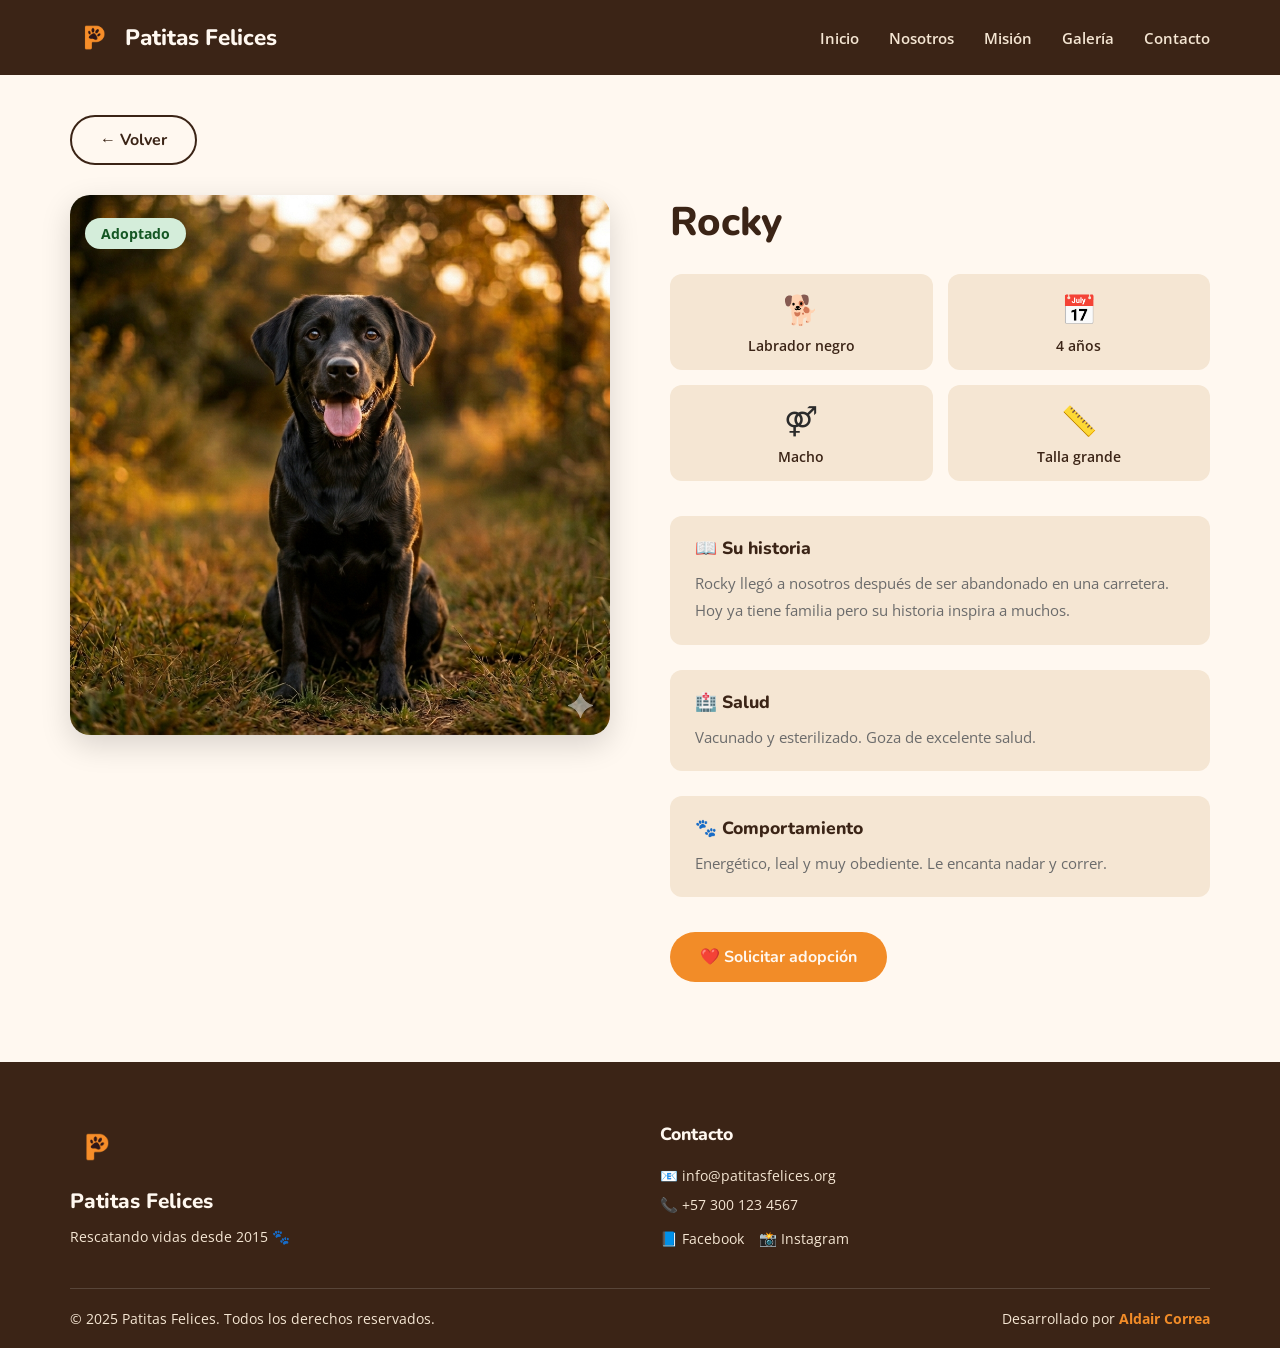
<file: animals/rocky.html>
<!DOCTYPE html>
<html lang="es">
<head>
    <meta charset="UTF-8">
    <meta name="viewport" content="width=device-width, initial-scale=1.0">
    <title>Rocky | Patitas Felices</title>
    <link rel="stylesheet" href="./animales.css">
    <link rel="stylesheet" href="../css/responsive.css">
    <link rel="stylesheet" href="../css/style.css">
</head>
<body>

    <!-- HEADER / NAV -->
    <header>
        <nav>
            <div class="nav-logo">
                <img src="../assets/logo.png" alt="Patitas Felices">
                <span class="logo-text">Patitas Felices</span>
            </div>
            <ul class="nav-links">
                <li><a href="../index.html">Inicio</a></li>
                <li><a href="../index.html#nosotros">Nosotros</a></li>
                <li><a href="../index.html#mision-vision">Misión</a></li>
                <li><a href="../index.html#galeria">Galería</a></li>
                <li><a href="../contacto.html">Contacto</a></li>
            </ul>
        </nav>
    </header>

    <main>

        <!-- PERFIL ANIMAL -->
        <section class="animal-perfil">
            <div class="container">

                <a href="../index.html#galeria">
                    <button class="btn-outline">← Volver</button>
                </a>

                <div class="perfil-content">

                    <!-- FOTO GRANDE -->
                    <div class="perfil-imagen">
                        <img src="../animals/imagen/rocky.png" alt="Rocky">
                        <span class="estado disponible">Adoptado</span>
                    </div>

                    <!-- INFORMACIÓN -->
                    <div class="perfil-info">

                        <h1>Rocky</h1>

                        <div class="perfil-caracteristicas">
                            <article class="caracteristica">
                                <span>🐕</span>
                                <p>Labrador negro</p>
                            </article>
                            <article class="caracteristica">
                                <span>📅</span>
                                <p>4 años</p>
                            </article>
                            <article class="caracteristica">
                                <span>⚤</span>
                                <p>Macho</p>
                            </article>
                            <article class="caracteristica">
                                <span>📏</span>
                                <p>Talla grande</p>
                            </article>
                        </div>

                        <div class="perfil-descripcion">

                            <article class="perfil-seccion">
                                <h3>📖 Su historia</h3>
                                <p> Rocky llegó a nosotros después de ser abandonado en una carretera. Hoy ya tiene familia pero su historia inspira a muchos.</p>
                            </article>

                            <article class="perfil-seccion">
                                <h3>🏥 Salud</h3>
                                <p>Vacunado y esterilizado. Goza de excelente salud.</p>
                            </article>

                            <article class="perfil-seccion">
                                <h3>🐾 Comportamiento</h3>
                                <p>Energético, leal y muy obediente. Le encanta nadar y correr.</p>
                            </article>

                        </div>

                        <a href="../contacto.html">
                            <button class="btn-primary">❤️ Solicitar adopción</button>
                        </a>

                    </div>

                </div>

            </div>
        </section>

    </main>

    <!-- FOOTER -->
    <footer>
        <div class="container">

            <div class="footer-container">

                <div class="footer-brand">
                    <img src="../assets/logo.png" alt="Patitas Felices">
                    <span class="logo-text">Patitas Felices</span>
                    <p>Rescatando vidas desde 2015 🐾</p>
                </div>

                <div class="footer-contacto">
                    <h4>Contacto</h4>
                    <p>📧 info@patitasfelices.org</p>
                    <p>📞 +57 300 123 4567</p>
                    <div class="footer-social">
                        <a href="#">📘 Facebook</a>
                        <a href="#">📸 Instagram</a>
                    </div>
                </div>

            </div>

            <div class="footer-bottom">
                <p>&copy; 2025 Patitas Felices. Todos los derechos reservados.</p>
                <p>Desarrollado por <a href="#">Aldair Correa</a></p>
            </div>

        </div>
    </footer>

</body>
</html>
</file>
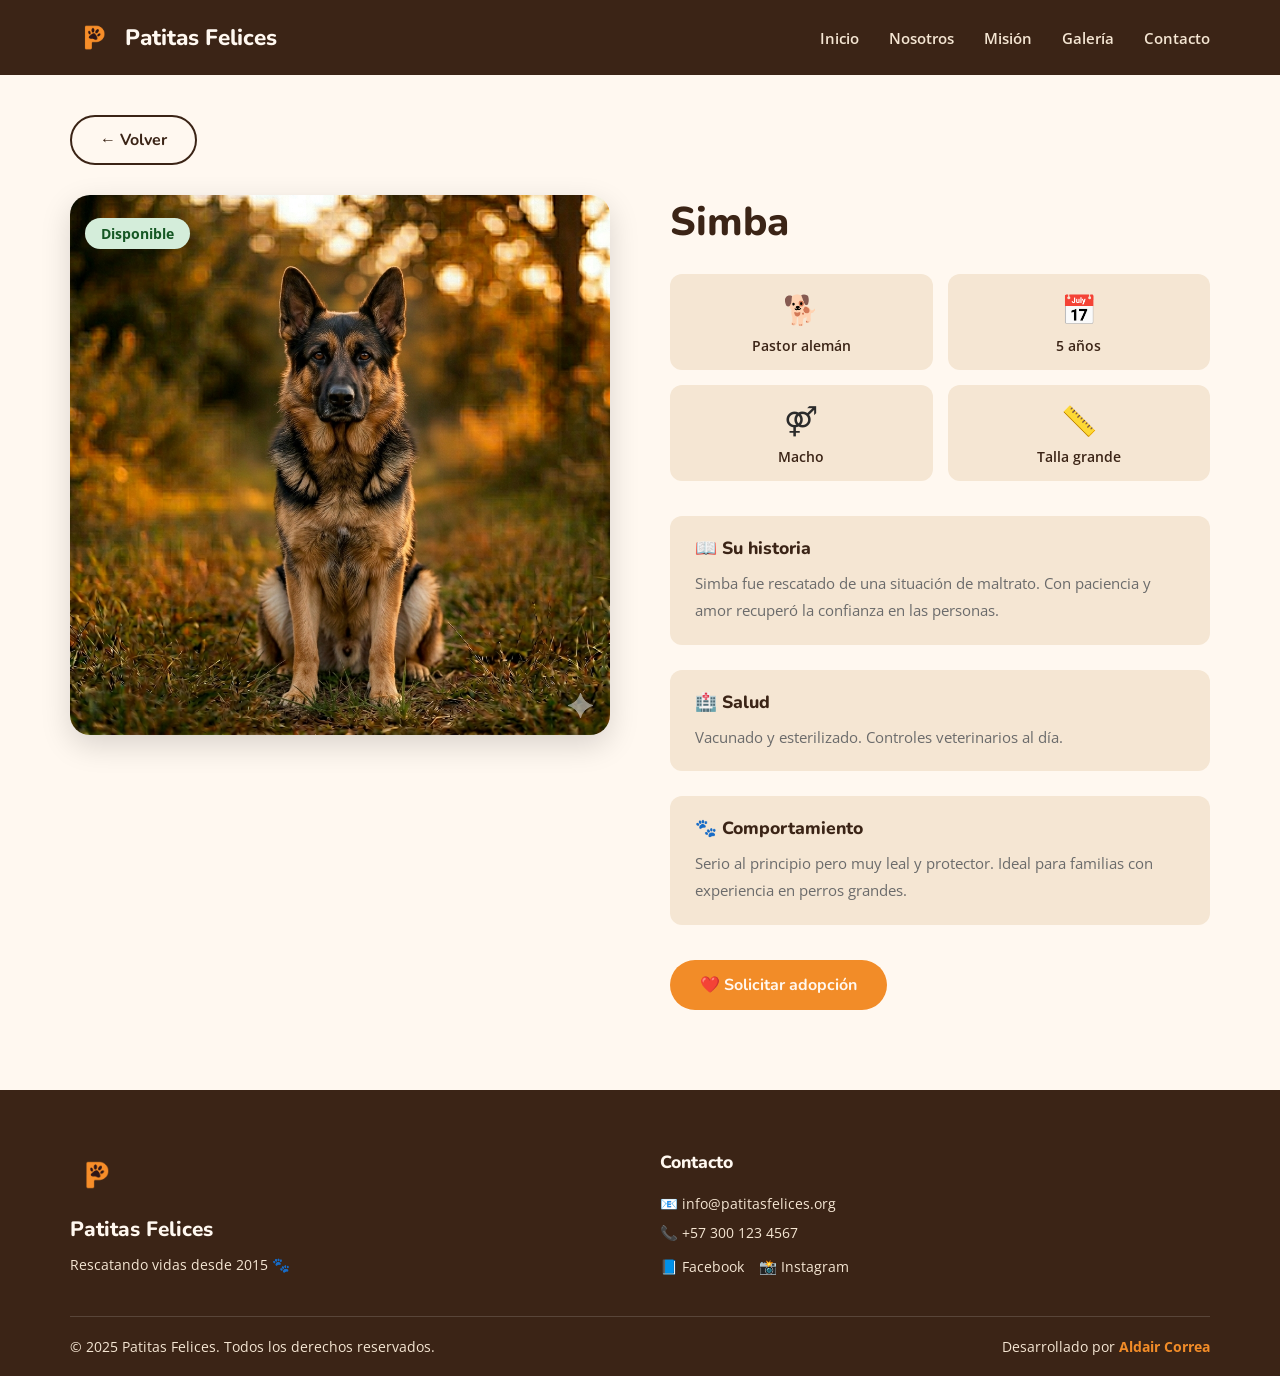
<file: animals/simba.html>
<!DOCTYPE html>
<html lang="es">
<head>
    <meta charset="UTF-8">
    <meta name="viewport" content="width=device-width, initial-scale=1.0">
    <title>Simba | Patitas Felices</title>
    <link rel="stylesheet" href="./animales.css">
    <link rel="stylesheet" href="../css/responsive.css">
    <link rel="stylesheet" href="../css/style.css">
</head>
<body>

    <!-- HEADER / NAV -->
    <header>
        <nav>
            <div class="nav-logo">
                <img src="../assets/logo.png" alt="Patitas Felices">
                <span class="logo-text">Patitas Felices</span>
            </div>
            <ul class="nav-links">
                <li><a href="../index.html">Inicio</a></li>
                <li><a href="../index.html#nosotros">Nosotros</a></li>
                <li><a href="../index.html#mision-vision">Misión</a></li>
                <li><a href="../index.html#galeria">Galería</a></li>
                <li><a href="../contacto.html">Contacto</a></li>
            </ul>
        </nav>
    </header>

    <main>

        <!-- PERFIL ANIMAL -->
        <section class="animal-perfil">
            <div class="container">

                <a href="../index.html#galeria">
                    <button class="btn-outline">← Volver</button>
                </a>

                <div class="perfil-content">

                    <!-- FOTO GRANDE -->
                    <div class="perfil-imagen">
                        <img src="../animals/imagen/simba.png" alt="Simba">
                        <span class="estado disponible">Disponible</span>
                    </div>

                    <!-- INFORMACIÓN -->
                    <div class="perfil-info">

                        <h1>Simba</h1>

                        <div class="perfil-caracteristicas">
                            <article class="caracteristica">
                                <span>🐕</span>
                                <p>Pastor alemán</p>
                            </article>
                            <article class="caracteristica">
                                <span>📅</span>
                                <p>5 años</p>
                            </article>
                            <article class="caracteristica">
                                <span>⚤</span>
                                <p>Macho</p>
                            </article>
                            <article class="caracteristica">
                                <span>📏</span>
                                <p>Talla grande</p>
                            </article>
                        </div>

                        <div class="perfil-descripcion">

                            <article class="perfil-seccion">
                                <h3>📖 Su historia</h3>
                                <p> Simba fue rescatado de una situación de maltrato. Con paciencia y amor recuperó la confianza en las personas.</p>
                            </article>

                            <article class="perfil-seccion">
                                <h3>🏥 Salud</h3>
                                <p>Vacunado y esterilizado. Controles veterinarios al día.</p>
                            </article>

                            <article class="perfil-seccion">
                                <h3>🐾 Comportamiento</h3>
                                <p>Serio al principio pero muy leal y protector. Ideal para familias con experiencia en perros grandes.</p>
                            </article>

                        </div>

                        <a href="../contacto.html">
                            <button class="btn-primary">❤️ Solicitar adopción</button>
                        </a>

                    </div>

                </div>

            </div>
        </section>

    </main>

    <!-- FOOTER -->
    <footer>
        <div class="container">

            <div class="footer-container">

                <div class="footer-brand">
                    <img src="../assets/logo.png" alt="Patitas Felices">
                    <span class="logo-text">Patitas Felices</span>
                    <p>Rescatando vidas desde 2015 🐾</p>
                </div>

                <div class="footer-contacto">
                    <h4>Contacto</h4>
                    <p>📧 info@patitasfelices.org</p>
                    <p>📞 +57 300 123 4567</p>
                    <div class="footer-social">
                        <a href="#">📘 Facebook</a>
                        <a href="#">📸 Instagram</a>
                    </div>
                </div>

            </div>

            <div class="footer-bottom">
                <p>&copy; 2025 Patitas Felices. Todos los derechos reservados.</p>
                <p>Desarrollado por <a href="#">Aldair Correa</a></p>
            </div>

        </div>
    </footer>

</body>
</html>
</file>
<file: css/style.css>
@import url('https://fonts.googleapis.com/css2?family=Nunito:wght@400;600;700;800&family=Open+Sans:wght@300;400;600&display=swap');

*{
    padding:0;
    margin: 0;
    box-sizing: border-box;
}

:root{
    --primary-color: #3B2416;
    --secondary-color: #F28C28;
    --light-color: #F5E6D3;
    --white-color: #FFF8F0;
    --text-color: #2B2B2B;
    --gray-color: #6B6B6B;
}

body {
    font-family: 'Open Sans', sans-serif;
    background-color: var(--white-color);
    color: var(--text-color);
}

h1, h2, h3, h4 {
    font-family: 'Nunito', sans-serif;
}

.section-title {
    font-size: 2rem;
    font-weight: 800;
    color: var(--primary-color);
    text-align: center;
    margin-bottom: 40px;
}

/* ============================================
   HEADER / NAV
   ============================================ */

header {
    background-color: var(--primary-color);
    padding: 15px 0;
    position: sticky;
    top: 0;
    z-index: 100;
}

nav {
    display: flex;
    justify-content: space-between;
    align-items: center;
    max-width: 1200px;
    margin: 0 auto;
    padding: 0 30px;
}

.nav-logo {
    display: flex;
    align-items: center;
    gap: 10px;
}

.nav-logo img {
    width: 45px;
    height: 45px;
    object-fit: contain;
}

.logo-text {
    font-family: 'Nunito', sans-serif;
    font-size: 1.4rem;
    font-weight: 800;
    color: var(--white-color);
}

.nav-links {
    list-style: none;
    display: flex;
    gap: 30px;
}

.nav-links a {
    text-decoration: none;
    color: var(--light-color);
    font-weight: 600;
    font-size: 0.95rem;
    transition: color 0.3s ease;
}

.nav-links a:hover {
    color: var(--secondary-color);
}

/* ============================================
   HERO
   ============================================ */

.hero {
    min-height: 90vh;
    background-image: url('../assets/hero.png');
    background-size: cover;
    background-position: center;
    display: flex;
    align-items: center;
    padding: 60px 80px;
    position: relative;
}

.hero::before {
    content: '';
    position: absolute;
    top: 0;
    left: 0;
    width: 100%;
    height: 100%;
    background: rgba(59, 36, 22, 0.5);
}

.hero-texto {
    position: relative;
    z-index: 1;
    max-width: 550px;
}

.hero-texto h1 {
    font-size: 3rem;
    font-weight: 800;
    color: var(--white-color);
    line-height: 1.2;
    margin-bottom: 20px;
}

.hero-texto p {
    font-size: 1.1rem;
    color: var(--light-color);
    line-height: 1.8;
    margin-bottom: 30px;
}

.hero::after {
    content: '';
    position: absolute;
    bottom: 0;
    left: 0;
    width: 100%;
    height: 80px;
    background: linear-gradient(to bottom, transparent, var(--primary-color));
}


/* BOTONES GLOBALES */

.btn-primary {
    background-color: var(--secondary-color);
    color: var(--white-color);
    border: none;
    padding: 14px 30px;
    border-radius: 30px;
    font-family: 'Nunito', sans-serif;
    font-size: 1rem;
    font-weight: 700;
    cursor: pointer;
    transition: transform 0.3s ease, box-shadow 0.3s ease;
}

.btn-primary:hover {
    transform: translateY(-3px);
    box-shadow: 0 8px 20px rgba(242, 140, 40, 0.4);
}

.btn-outline {
    background-color: transparent;
    color: var(--primary-color);
    border: 2px solid var(--primary-color);
    padding: 12px 28px;
    border-radius: 30px;
    font-family: 'Nunito', sans-serif;
    font-size: 1rem;
    font-weight: 700;
    cursor: pointer;
    transition: all 0.3s ease;
}

.btn-outline:hover {
    background-color: var(--primary-color);
    color: var(--white-color);
    transform: translateY(-3px);
}

.btn-secondary {
    background-color: var(--gray-color);
    color: var(--white-color);
    border: none;
    padding: 12px 28px;
    border-radius: 30px;
    font-family: 'Nunito', sans-serif;
    font-size: 1rem;
    font-weight: 700;
    cursor: pointer;
    transition: transform 0.3s ease;
}

.btn-secondary:hover {
    transform: translateY(-3px);
}

/* ============================================
   CARRUSEL
   ============================================ */

.carousel {
    background-color: var(--primary-color);
    padding: 60px 0;
    overflow: hidden;
}

.carousel .container {
    max-width: 1200px;
    margin: 0 auto;
    padding: 0 30px;
}

.carousel .section-title {
    color: var(--white-color);
}

.carousel-track {
    position: relative;
    width: 100%;
    height: 450px;
    overflow: hidden;
}

.carousel-slide {
    position: absolute;
    top: 0;
    left: 0;
    width: 100%;
    height: 100%;
    opacity: 0;
    animation: carrusel 21s infinite;
}

.carousel-slide:nth-child(1) { animation-delay: 0s; }
.carousel-slide:nth-child(2) { animation-delay: 3s; }
.carousel-slide:nth-child(3) { animation-delay: 6s; }
.carousel-slide:nth-child(4) { animation-delay: 9s; }
.carousel-slide:nth-child(5) { animation-delay: 12s; }
.carousel-slide:nth-child(6) { animation-delay: 15s; }
.carousel-slide:nth-child(7) { animation-delay: 18s; }

@keyframes carrusel {
    0%   { opacity: 0; }
    5%   { opacity: 1; }
    19%  { opacity: 1; }
    24%  { opacity: 0; }
    100% { opacity: 0; }
}

.carousel-slide img {
    width: 100%;
    height: 100%;
    object-fit: cover;
    border-radius: 12px;
}

.carousel-caption {
    position: absolute;
    bottom: 0;
    left: 0;
    width: 100%;
    background: rgba(59, 36, 22, 0.7);
    padding: 15px 20px;
    border-radius: 0 0 12px 12px;
}

.carousel-caption p {
    color: var(--white-color);
    font-size: 1rem;
    font-weight: 600;
    text-align: center;
}


/* ============================================
   NOSOTROS / ABOUT
   ============================================ */

.about {
    background-color: var(--white-color);
    padding: 80px 0;
}

.about .container {
    max-width: 1200px;
    margin: 0 auto;
    padding: 0 30px;
}

.about-content {
    display: flex;
    align-items: center;
    gap: 60px;
}

.about-imagen {
    flex: 1;
}

.about-imagen img {
    width: 100%;
    border-radius: 20px;
    object-fit: cover;
    box-shadow: 0 10px 30px rgba(0, 0, 0, 0.15);
}

.about-texto {
    flex: 1;
}

.about-texto h3 {
    font-size: 1.8rem;
    font-weight: 800;
    color: var(--primary-color);
    margin-bottom: 20px;
}

.about-texto p {
    font-size: 1rem;
    color: var(--gray-color);
    line-height: 1.8;
    margin-bottom: 15px;
}

.about-botones {
    display: flex;
    gap: 15px;
    flex-wrap: wrap;
    margin-top: 30px;
}

/* ============================================
   MISIÓN Y VISIÓN
   ============================================ */

.mission-vision {
    background-color: var(--light-color);
    padding: 110px 0;
}

.mission-vision .container {
    max-width: 1200px;
    margin: 0 auto;
    padding: 0 30px;
}

.mv-content {
    display: flex;
    gap: 30px;
    justify-content: center;
}

.mv-card {
    background-color: var(--white-color);
    border-radius: 20px;
    padding: 40px 30px;
    text-align: center;
    flex: 1;
    box-shadow: 0 10px 30px rgba(0, 0, 0, 0.08);
    transition: transform 0.3s ease;
}

.mv-card:hover {
    transform: translateY(-8px);
}

.mv-icono {
    font-size: 3rem;
    display: block;
    margin-bottom: 20px;
}

.mv-card h3 {
    font-size: 1.4rem;
    font-weight: 800;
    color: var(--primary-color);
    margin-bottom: 15px;
}

.mv-card p {
    font-size: 0.95rem;
    color: var(--gray-color);
    line-height: 1.8;
}

/* ============================================
   GALERÍA / ANIMALES DISPONIBLES
   ============================================ */

.gallery {
    background-color: var(--white-color);
    padding: 80px 0;
}

.gallery .container {
    max-width: 1200px;
    margin: 0 auto;
    padding: 0 30px;
}

.gallery-grid {
    display: grid;
    grid-template-columns: repeat(4, 1fr);
    gap: 25px;
}

.animal-card {
    background-color: var(--white-color);
    border-radius: 16px;
    overflow: hidden;
    box-shadow: 0 10px 30px rgba(0, 0, 0, 0.1);
    transition: transform 0.3s ease;
    text-align: center;
}

.animal-card:hover {
    transform: translateY(-8px);
}

.animal-card img {
    width: 100%;
    height: 200px;
    object-fit: cover;
}

.animal-info {
    padding: 15px;
}

.animal-info h3 {
    font-size: 1.2rem;
    font-weight: 800;
    color: var(--primary-color);
    margin-bottom: 8px;
}

.animal-info p {
    font-size: 0.85rem;
    color: var(--gray-color);
    margin-bottom: 5px;
}

.estado {
    display: inline-block;
    padding: 4px 12px;
    border-radius: 20px;
    font-size: 0.8rem;
    font-weight: 700;
    margin: 8px 0;
}

.disponible {
    background-color: #d4edda;
    color: #155724;
}

.adoptado {
    background-color: #f8d7da;
    color: #721c24;
}

.animal-card .btn-primary,
.animal-card .btn-secondary {
    margin: 10px auto 15px;
    display: block;
    width: fit-content;
}

a {
    text-decoration: none;
}

/* ============================================
   TESTIMONIOS
   ============================================ */

.testimonials {
    background-color: var(--light-color);
    padding: 80px 0;
}

.testimonials .container {
    max-width: 1200px;
    margin: 0 auto;
    padding: 0 30px;
}

.testimonials-grid {
    display: grid;
    grid-template-columns: repeat(3, 1fr);
    gap: 30px;
}

.testimonial-card {
    background-color: var(--white-color);
    border-radius: 20px;
    padding: 35px 30px;
    text-align: center;
    box-shadow: 0 10px 30px rgba(0, 0, 0, 0.08);
    transition: transform 0.3s ease;
}

.testimonial-card:hover {
    transform: translateY(-8px);
}

.testimonial-icono {
    font-size: 2.5rem;
    display: block;
    margin-bottom: 20px;
}

.testimonial-card p {
    font-size: 0.95rem;
    color: var(--gray-color);
    line-height: 1.8;
    font-style: italic;
    margin-bottom: 20px;
}

.testimonial-autor {
    font-size: 0.9rem;
    font-weight: 700;
    color: var(--secondary-color);
}

/* ============================================
   FOOTER
   ============================================ */

footer {
    background-color: var(--primary-color);
    padding: 60px 0 0 0;
}

footer .container {
    max-width: 1200px;
    margin: 0 auto;
    padding: 0 30px;
}

.footer-container {
    display: flex;
    justify-content: space-between;
    gap: 40px;
    padding-bottom: 40px;
}

.footer-brand {
    flex: 1;
}

.footer-brand img {
    width: 50px;
    margin-bottom: 10px;
}

.footer-brand .logo-text {
    display: block;
    font-size: 1.3rem;
    font-weight: 800;
    color: var(--white-color);
    margin-bottom: 10px;
}

.footer-brand p {
    font-size: 0.9rem;
    color: var(--light-color);
    line-height: 1.6;
}

.footer-links,
.footer-contacto {
    flex: 1;
}

.footer-links h4,
.footer-contacto h4 {
    font-size: 1.1rem;
    font-weight: 800;
    color: var(--white-color);
    margin-bottom: 20px;
}

.footer-links ul {
    list-style: none;
}

.footer-links ul li {
    margin-bottom: 10px;
}

.footer-links ul li a {
    color: var(--light-color);
    font-size: 0.9rem;
    transition: color 0.3s ease;
}

.footer-links ul li a:hover {
    color: var(--secondary-color);
}

.footer-contacto p {
    color: var(--light-color);
    font-size: 0.9rem;
    margin-bottom: 10px;
}

.footer-social {
    display: flex;
    gap: 15px;
    margin-top: 15px;
}

.footer-social a {
    color: var(--light-color);
    font-size: 0.9rem;
    transition: color 0.3s ease;
}

.footer-social a:hover {
    color: var(--secondary-color);
}

.footer-bottom {
    border-top: 1px solid rgba(255, 255, 255, 0.15);
    padding: 20px 0;
    display: flex;
    justify-content: space-between;
    align-items: center;
}

.footer-bottom p {
    color: var(--light-color);
    font-size: 0.85rem;
}

.footer-bottom a {
    color: var(--secondary-color);
    font-weight: 700;
}

.footer-bottom a:hover {
    text-decoration: underline;
}

/* ============================================
   ANIMACIONES
   ============================================ */

/* 4. FLOAT - Logo nav */
@keyframes float {
    0%   { transform: translateY(0px); }
    50%  { transform: translateY(-5px); }
    100% { transform: translateY(0px); }
}

.nav-logo img {
    animation: float 3s ease-in-out infinite;
}

/* 3. PULSE - Botón hero */
@keyframes pulse {
    0%   { box-shadow: 0 0 0 0 rgba(242, 140, 40, 0.6); }
    70%  { box-shadow: 0 0 0 12px rgba(242, 140, 40, 0); }
    100% { box-shadow: 0 0 0 0 rgba(242, 140, 40, 0); }
}

.hero .btn-primary {
    animation: pulse 2s infinite;
}

/* 2. SLIDE UP - Cards animales */
@keyframes slideUp {
    from {
        transform: translateY(40px);
        opacity: 0;
    }
    to {
        transform: translateY(0);
        opacity: 1;
    }
}

/* ============================================
   CONTACTO
   ============================================ */

.contacto {
    background-color: var(--light-color);
    padding: 80px 0;
}

.contacto .container {
    max-width: 1200px;
    margin: 0 auto;
    padding: 0 30px;
}

.contacto-subtitulo {
    text-align: center;
    color: var(--gray-color);
    font-size: 1.1rem;
    margin-bottom: 50px;
}

.contacto-content {
    display: flex;
    gap: 50px;
    align-items: flex-start;
}

/* FORMULARIO */
.contacto-form {
    flex: 2;
    background-color: var(--white-color);
    border-radius: 20px;
    padding: 40px;
    box-shadow: 0 10px 30px rgba(0, 0, 0, 0.08);
}

.form-grupo {
    display: flex;
    flex-direction: column;
    margin-bottom: 20px;
}

.form-grupo label {
    font-weight: 700;
    color: var(--primary-color);
    margin-bottom: 8px;
    font-size: 0.95rem;
}

.obligatorio {
    color: #e74c3c;
}

.form-grupo input,
.form-grupo select,
.form-grupo textarea {
    padding: 12px 15px;
    border: 2px solid #ddd;
    border-radius: 10px;
    font-family: 'Open Sans', sans-serif;
    font-size: 0.95rem;
    color: var(--text-color);
    background-color: var(--white-color);
    transition: border-color 0.3s ease;
}

.form-grupo input:focus,
.form-grupo select:focus,
.form-grupo textarea:focus {
    outline: none;
    border-color: var(--secondary-color);
}

.form-grupo textarea {
    resize: vertical;
    min-height: 130px;
}

/* ESTADO ERROR */
.form-grupo.error input,
.form-grupo.error select,
.form-grupo.error textarea {
    border-color: #e74c3c;
    background-color: #fff5f5;
}

.mensaje-error {
    font-size: 0.85rem;
    color: #e74c3c;
    margin-top: 6px;
}

/* ESTADO SUCCESS */
.form-grupo.success input,
.form-grupo.success select,
.form-grupo.success textarea {
    border-color: #27ae60;
    background-color: #f0fff4;
}

.mensaje-success {
    font-size: 0.85rem;
    color: #27ae60;
    margin-top: 6px;
}

/* BOTÓN SUBMIT */
.btn-submit {
    width: 100%;
    padding: 15px;
    background-color: var(--secondary-color);
    color: var(--white-color);
    border: none;
    border-radius: 30px;
    font-family: 'Nunito', sans-serif;
    font-size: 1.1rem;
    font-weight: 700;
    cursor: pointer;
    transition: transform 0.3s ease, box-shadow 0.3s ease;
    margin-top: 10px;
}

.btn-submit:hover {
    transform: translateY(-3px);
    box-shadow: 0 8px 20px rgba(242, 140, 40, 0.4);
}

/* INFORMACIÓN DE CONTACTO */
.contacto-info {
    flex: 1;
    display: flex;
    flex-direction: column;
    gap: 20px;
}

.info-card {
    background-color: var(--white-color);
    border-radius: 16px;
    padding: 20px 25px;
    box-shadow: 0 10px 30px rgba(0, 0, 0, 0.08);
    transition: transform 0.3s ease;
}

.info-card:hover {
    transform: translateY(-5px);
}

.info-card span {
    font-size: 2rem;
    display: block;
    margin-bottom: 8px;
}

.info-card h3 {
    font-size: 1rem;
    font-weight: 800;
    color: var(--primary-color);
    margin-bottom: 5px;
}

.info-card p {
    font-size: 0.9rem;
    color: var(--gray-color);
    line-height: 1.6;
}

.contacto-social {
    background-color: var(--white-color);
    border-radius: 16px;
    padding: 20px 25px;
    box-shadow: 0 10px 30px rgba(0, 0, 0, 0.08);
}

.contacto-social h3 {
    font-size: 1rem;
    font-weight: 800;
    color: var(--primary-color);
    margin-bottom: 15px;
}

.contacto-social a {
    display: block;
    color: var(--gray-color);
    font-size: 0.9rem;
    margin-bottom: 10px;
    transition: color 0.3s ease;
}

.contacto-social a:hover {
    color: var(--secondary-color);
}
</file>
<file: css/responsive.css>
/* ============================================
   RESPONSIVE - TABLETS (max 768px)
   ============================================ */

@media screen and (max-width: 768px) {

    /* NAV */
    nav {
        flex-direction: column;
        gap: 15px;
        padding: 15px;
    }

    .nav-links {
        flex-wrap: wrap;
        justify-content: center;
        gap: 15px;
    }

    /* HERO */
    .hero {
        flex-direction: column;
        padding: 40px 20px;
        min-height: auto;
        text-align: center;
    }

    .hero-texto h1 {
        font-size: 2rem;
    }

    .hero-texto {
        max-width: 100%;
    }

    /* CARRUSEL */
    .carousel-track {
        height: 300px;
    }

    /* ABOUT */
    .about-content {
        flex-direction: column;
        gap: 30px;
    }

    .about-botones {
        justify-content: center;
    }

    /* MISIÓN Y VISIÓN */
    .mv-content {
        flex-direction: column;
    }

    /* GALERÍA */
    .gallery-grid {
        grid-template-columns: repeat(2, 1fr);
    }

    /* TESTIMONIOS */
    .testimonials-grid {
        grid-template-columns: 1fr;
    }

    /* CONTACTO */
    .contacto-content {
        flex-direction: column;
    }

    /* FOOTER */
    .footer-container {
        flex-direction: column;
        gap: 30px;
    }

    .footer-bottom {
        flex-direction: column;
        text-align: center;
        gap: 10px;
    }

    /* PERFIL ANIMAL */
    .perfil-content {
        flex-direction: column;
    }

    .perfil-caracteristicas {
        grid-template-columns: repeat(2, 1fr);
    }

}

/* ============================================
   RESPONSIVE - MÓVIL (max 480px)
   ============================================ */

@media screen and (max-width: 480px) {

    /* NAV */
    .nav-links {
        gap: 10px;
    }

    .nav-links a {
        font-size: 0.85rem;
    }

    /* HERO */
    .hero-texto h1 {
        font-size: 1.6rem;
    }

    .hero-texto p {
        font-size: 0.95rem;
    }

    /* CARRUSEL */
    .carousel-track {
        height: 220px;
    }

    /* SECTION TITLE */
    .section-title {
        font-size: 1.5rem;
    }

    /* GALERÍA */
    .gallery-grid {
        grid-template-columns: 1fr;
    }

    /* MISIÓN Y VISIÓN */
    .mv-card {
        padding: 25px 20px;
    }

    /* CONTACTO */
    .contacto-form {
        padding: 25px 20px;
    }

    /* PERFIL ANIMAL */
    .perfil-caracteristicas {
        grid-template-columns: 1fr 1fr;
    }

    .perfil-info h1 {
        font-size: 2rem;
    }

    /* FOOTER */
    .footer-bottom {
        gap: 8px;
    }

}
</file>
<file: animals/animales.css>
/* ============================================
   PERFIL ANIMAL
   ============================================ */

.animal-perfil {
    background-color: var(--white-color);
    padding: 40px 0 80px 0;
}

.animal-perfil .container {
    max-width: 1200px;
    margin: 0 auto;
    padding: 0 30px;
}

.animal-perfil .btn-outline {
    margin-bottom: 30px;
    display: inline-block;
}

.perfil-content {
    display: flex;
    gap: 60px;
    align-items: flex-start;
}

.perfil-imagen {
    flex: 1;
    position: relative;
}

.perfil-imagen img {
    width: 100%;
    border-radius: 20px;
    object-fit: cover;
    box-shadow: 0 10px 30px rgba(0, 0, 0, 0.15);
}

.perfil-imagen .estado {
    position: absolute;
    top: 15px;
    left: 15px;
    font-size: 0.9rem;
    padding: 6px 16px;
}

.perfil-info {
    flex: 1;
}

.perfil-info h1 {
    font-size: 2.5rem;
    font-weight: 800;
    color: var(--primary-color);
    margin-bottom: 25px;
}

.perfil-caracteristicas {
    display: grid;
    grid-template-columns: repeat(2, 1fr);
    gap: 15px;
    margin-bottom: 35px;
}

.caracteristica {
    background-color: var(--light-color);
    border-radius: 12px;
    padding: 15px;
    text-align: center;
}

.caracteristica span {
    font-size: 1.8rem;
    display: block;
    margin-bottom: 8px;
}

.caracteristica p {
    font-size: 0.9rem;
    font-weight: 600;
    color: var(--primary-color);
}

.perfil-descripcion {
    display: flex;
    flex-direction: column;
    gap: 25px;
    margin-bottom: 35px;
}

.perfil-seccion {
    background-color: var(--light-color);
    border-radius: 12px;
    padding: 20px 25px;
}

.perfil-seccion h3 {
    font-size: 1.1rem;
    font-weight: 800;
    color: var(--primary-color);
    margin-bottom: 10px;
}

.perfil-seccion p {
    font-size: 0.95rem;
    color: var(--gray-color);
    line-height: 1.8;
}
</file>
